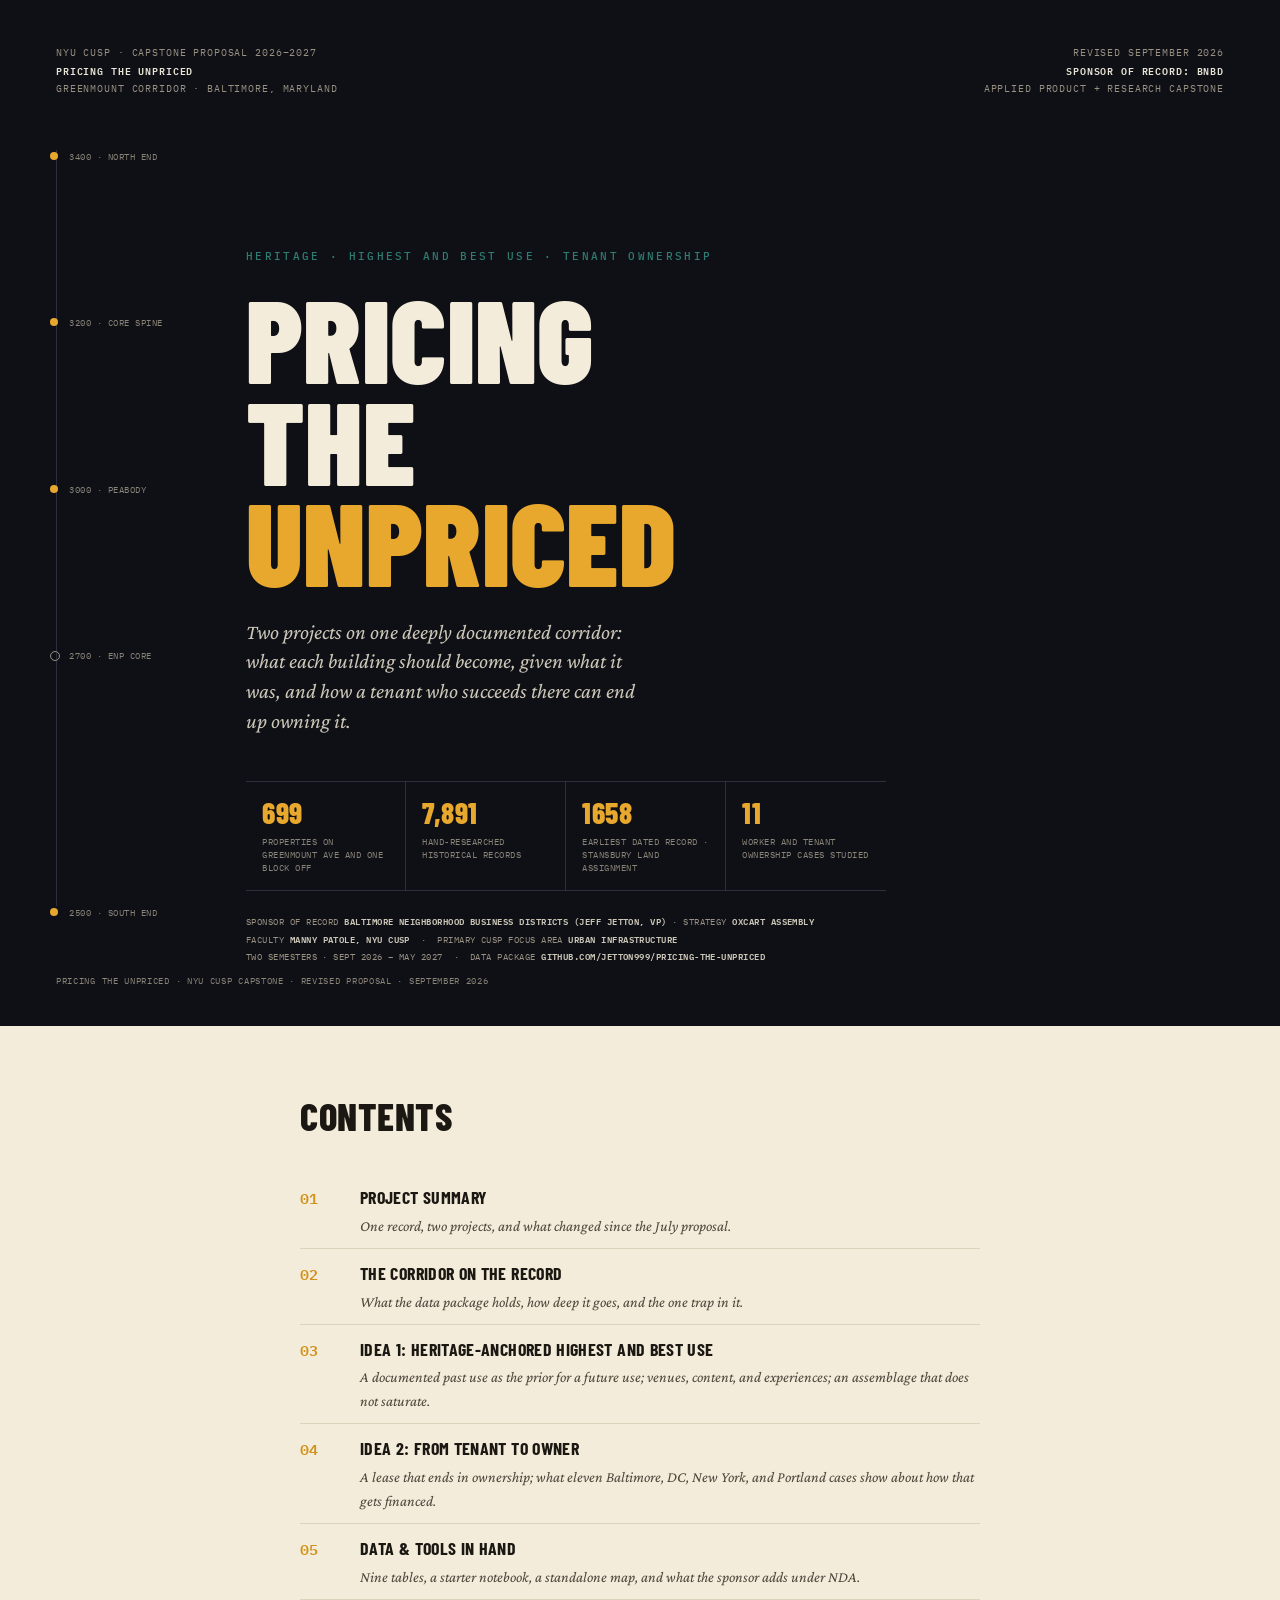
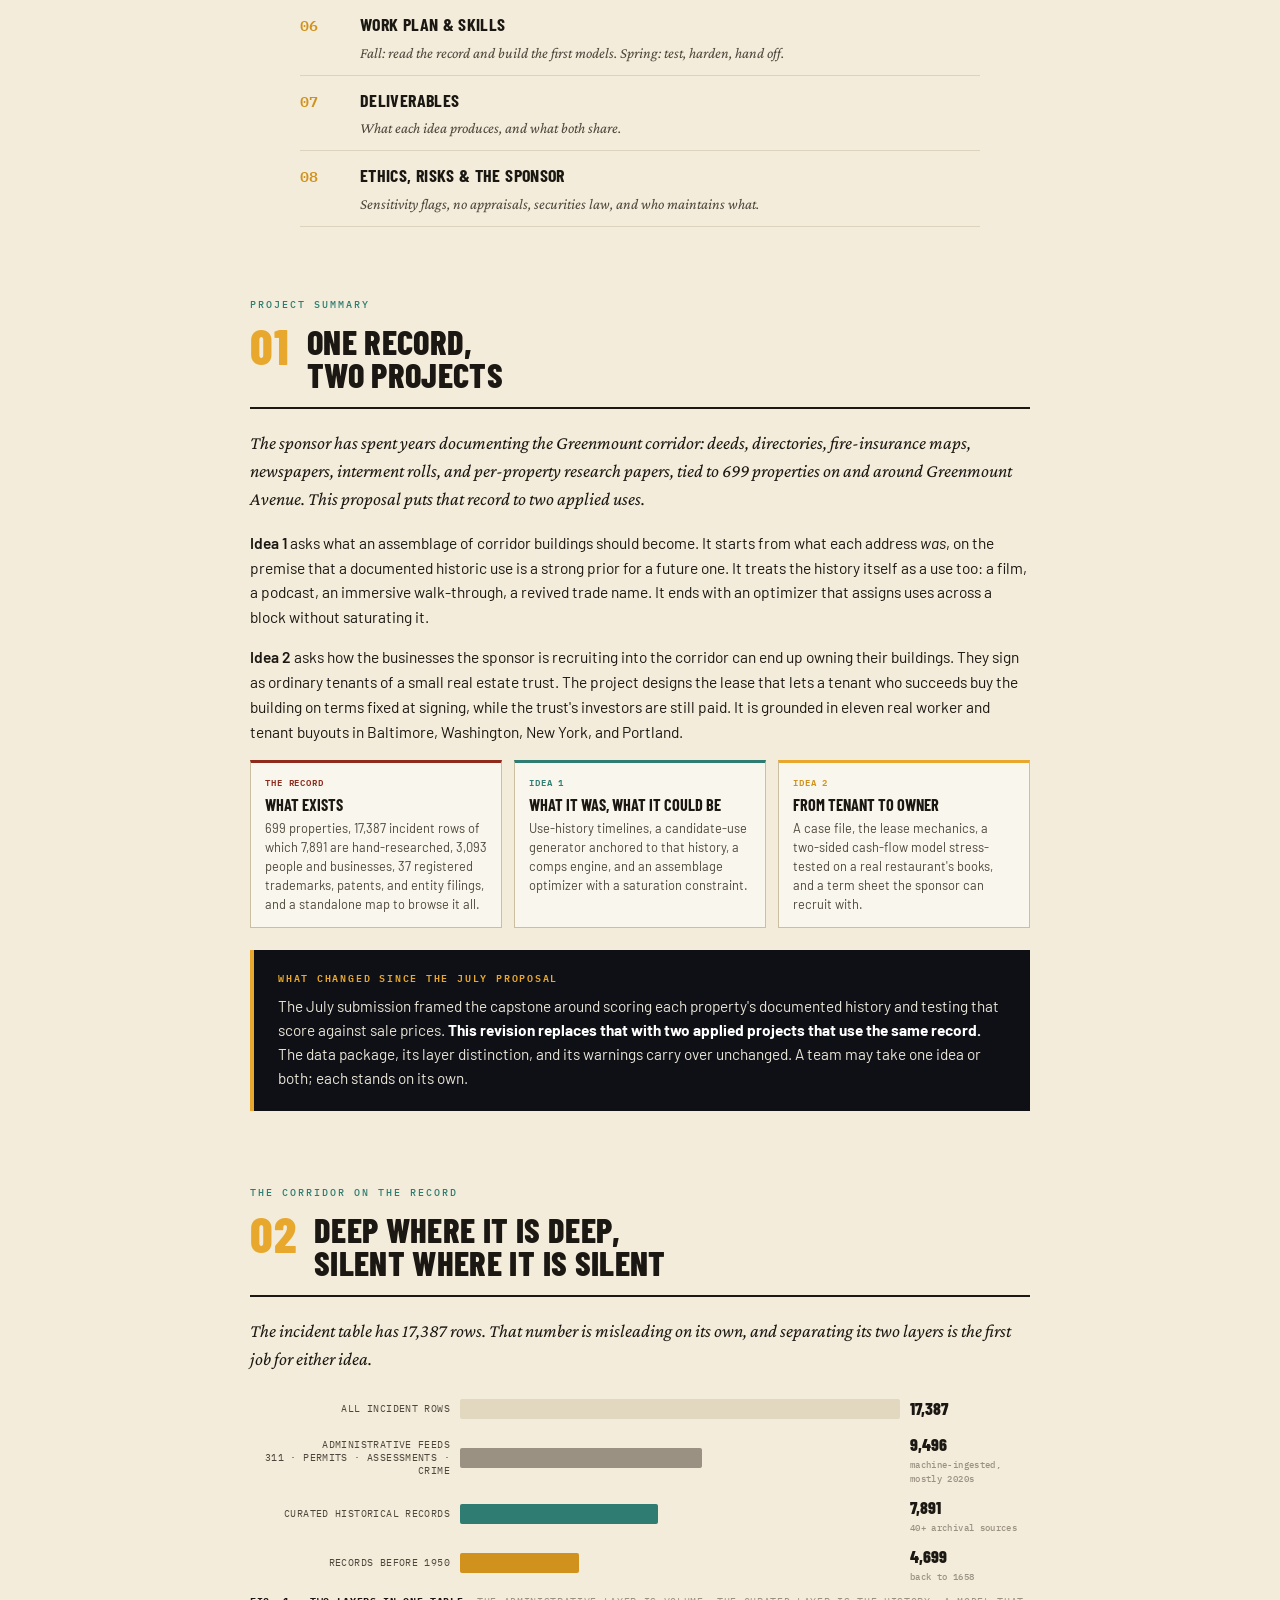
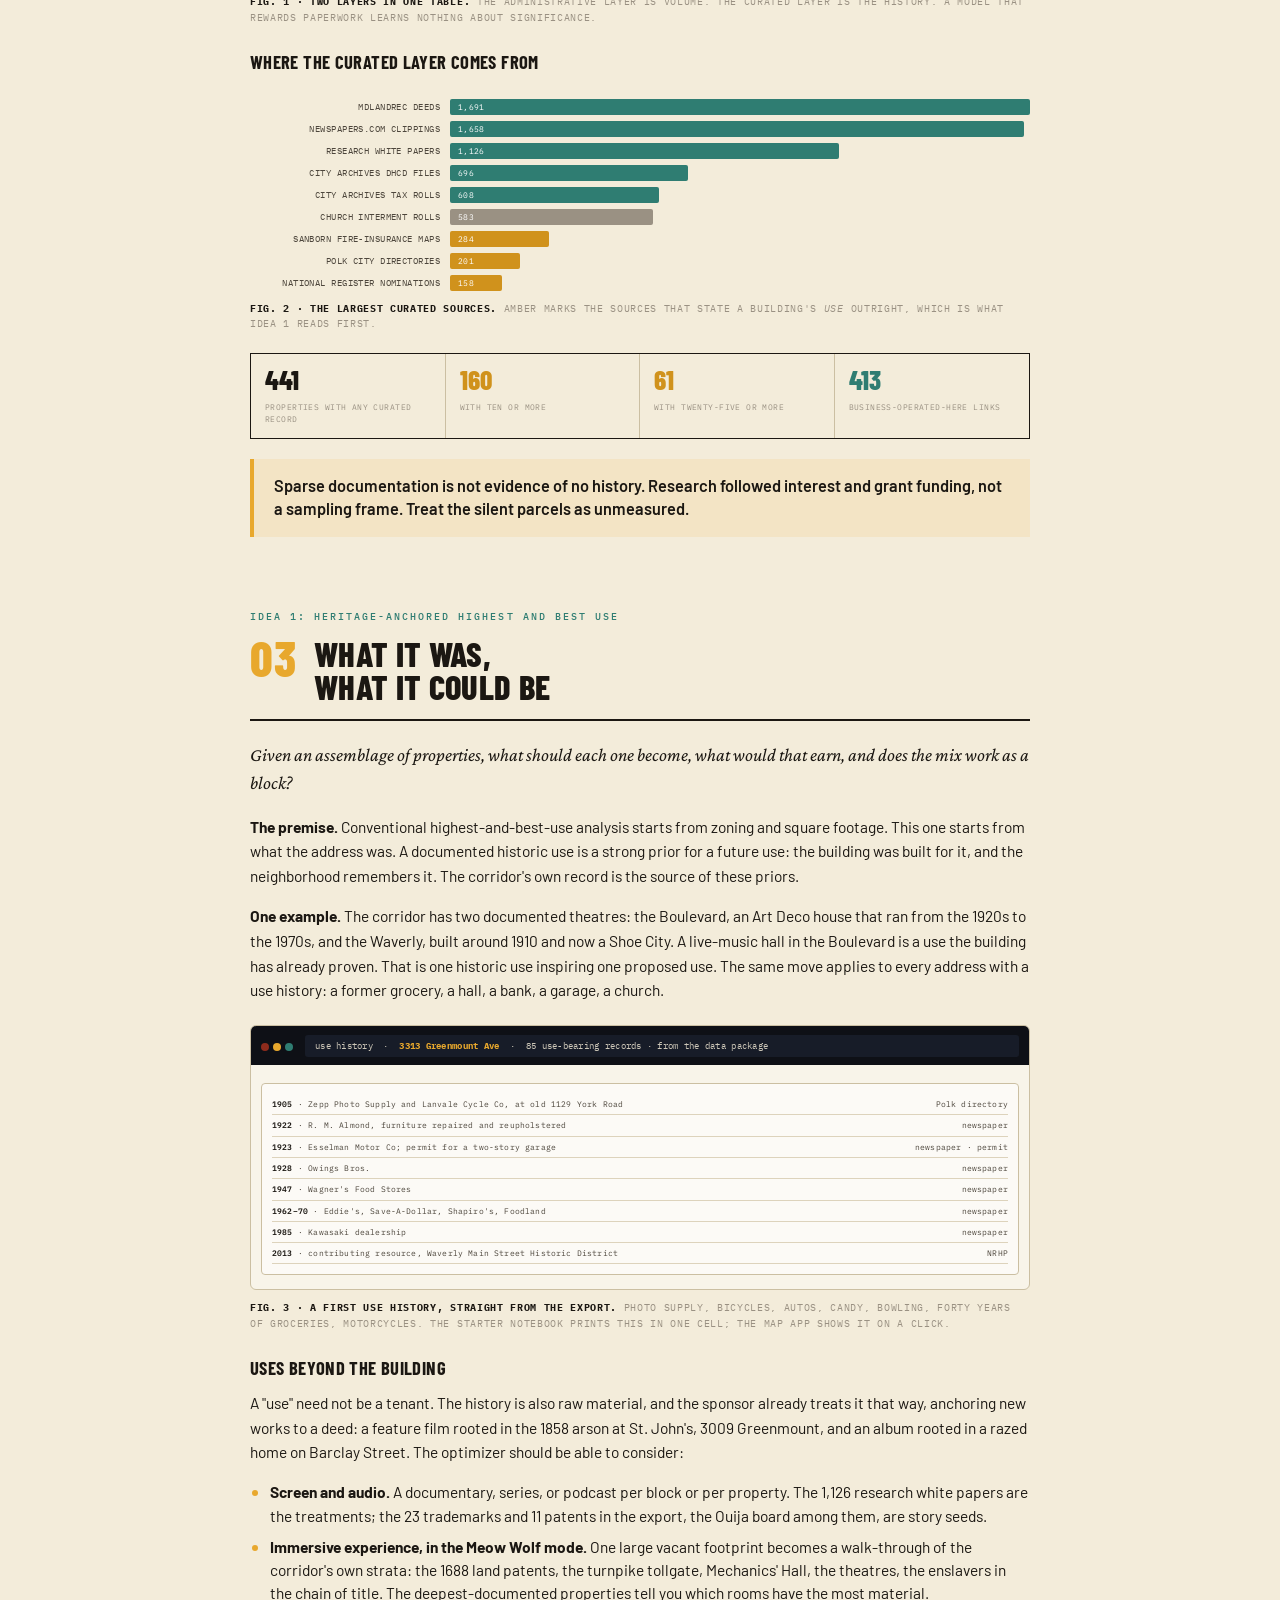
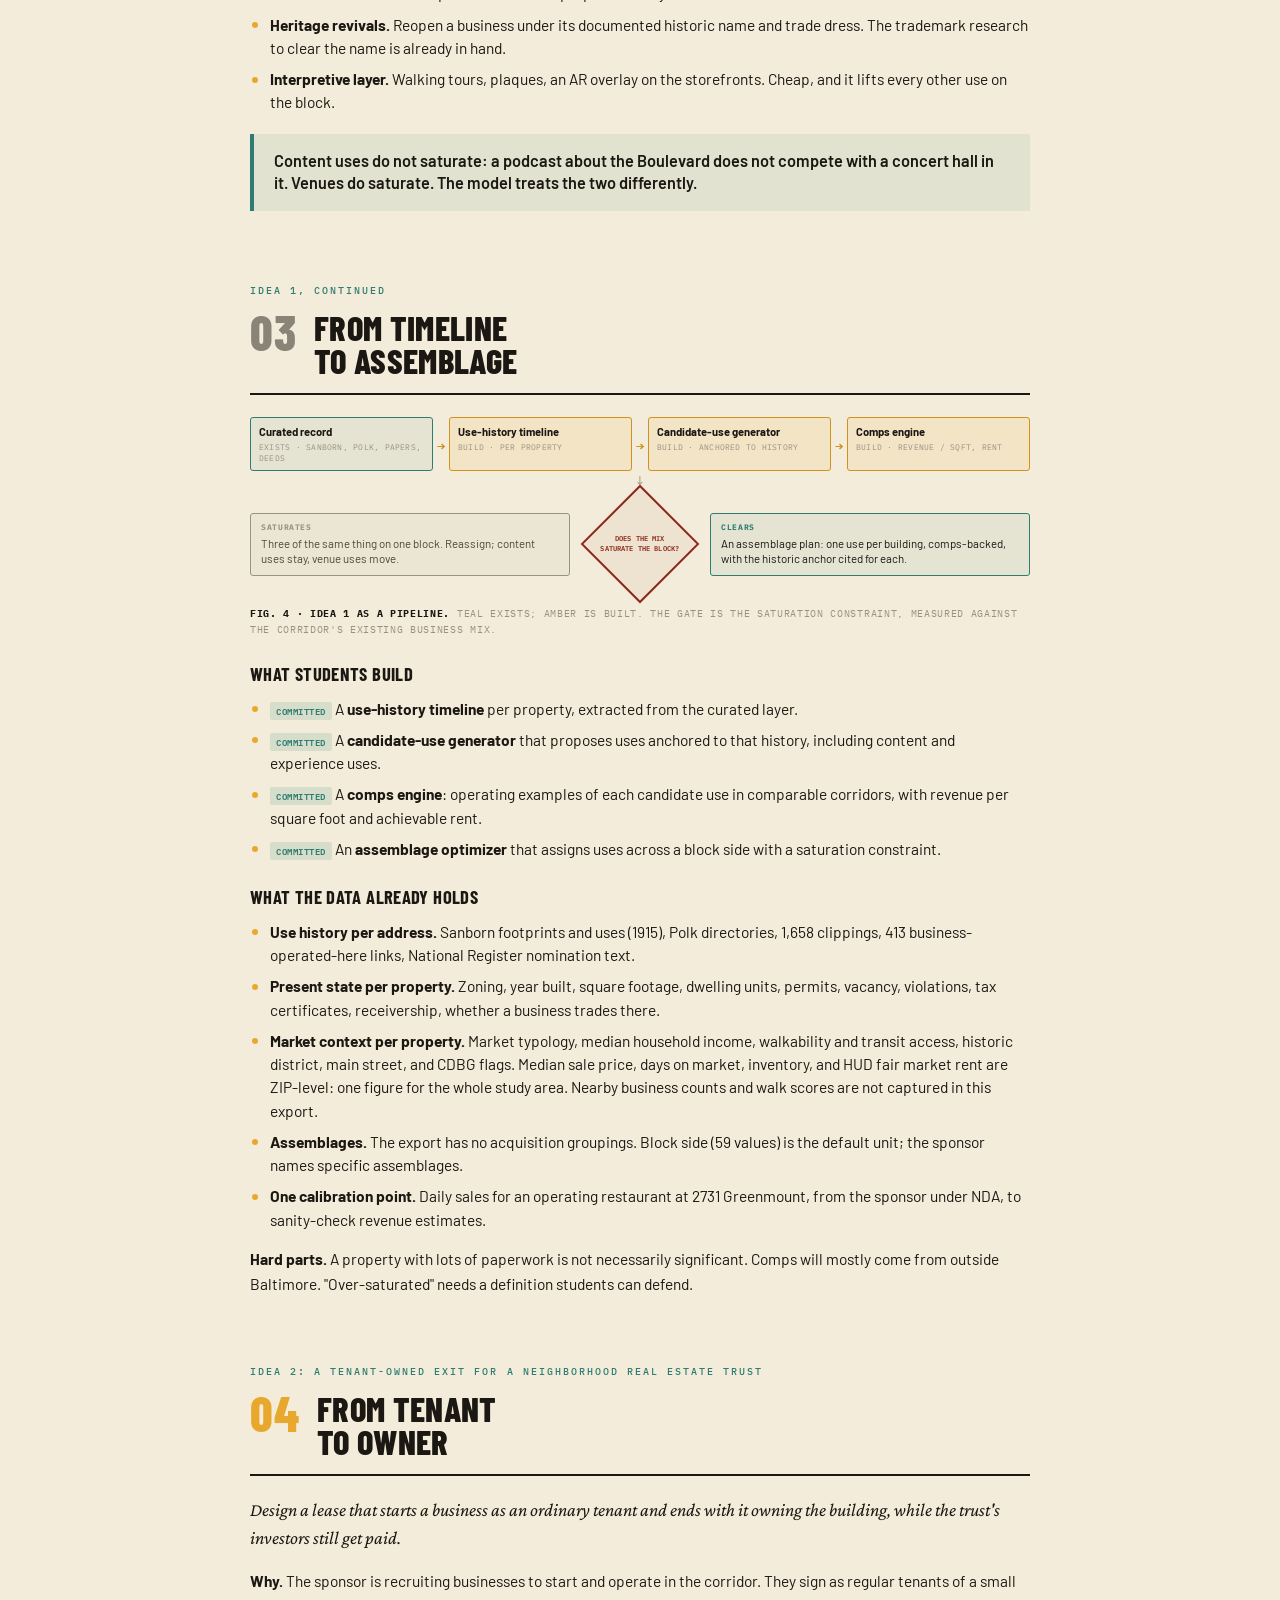
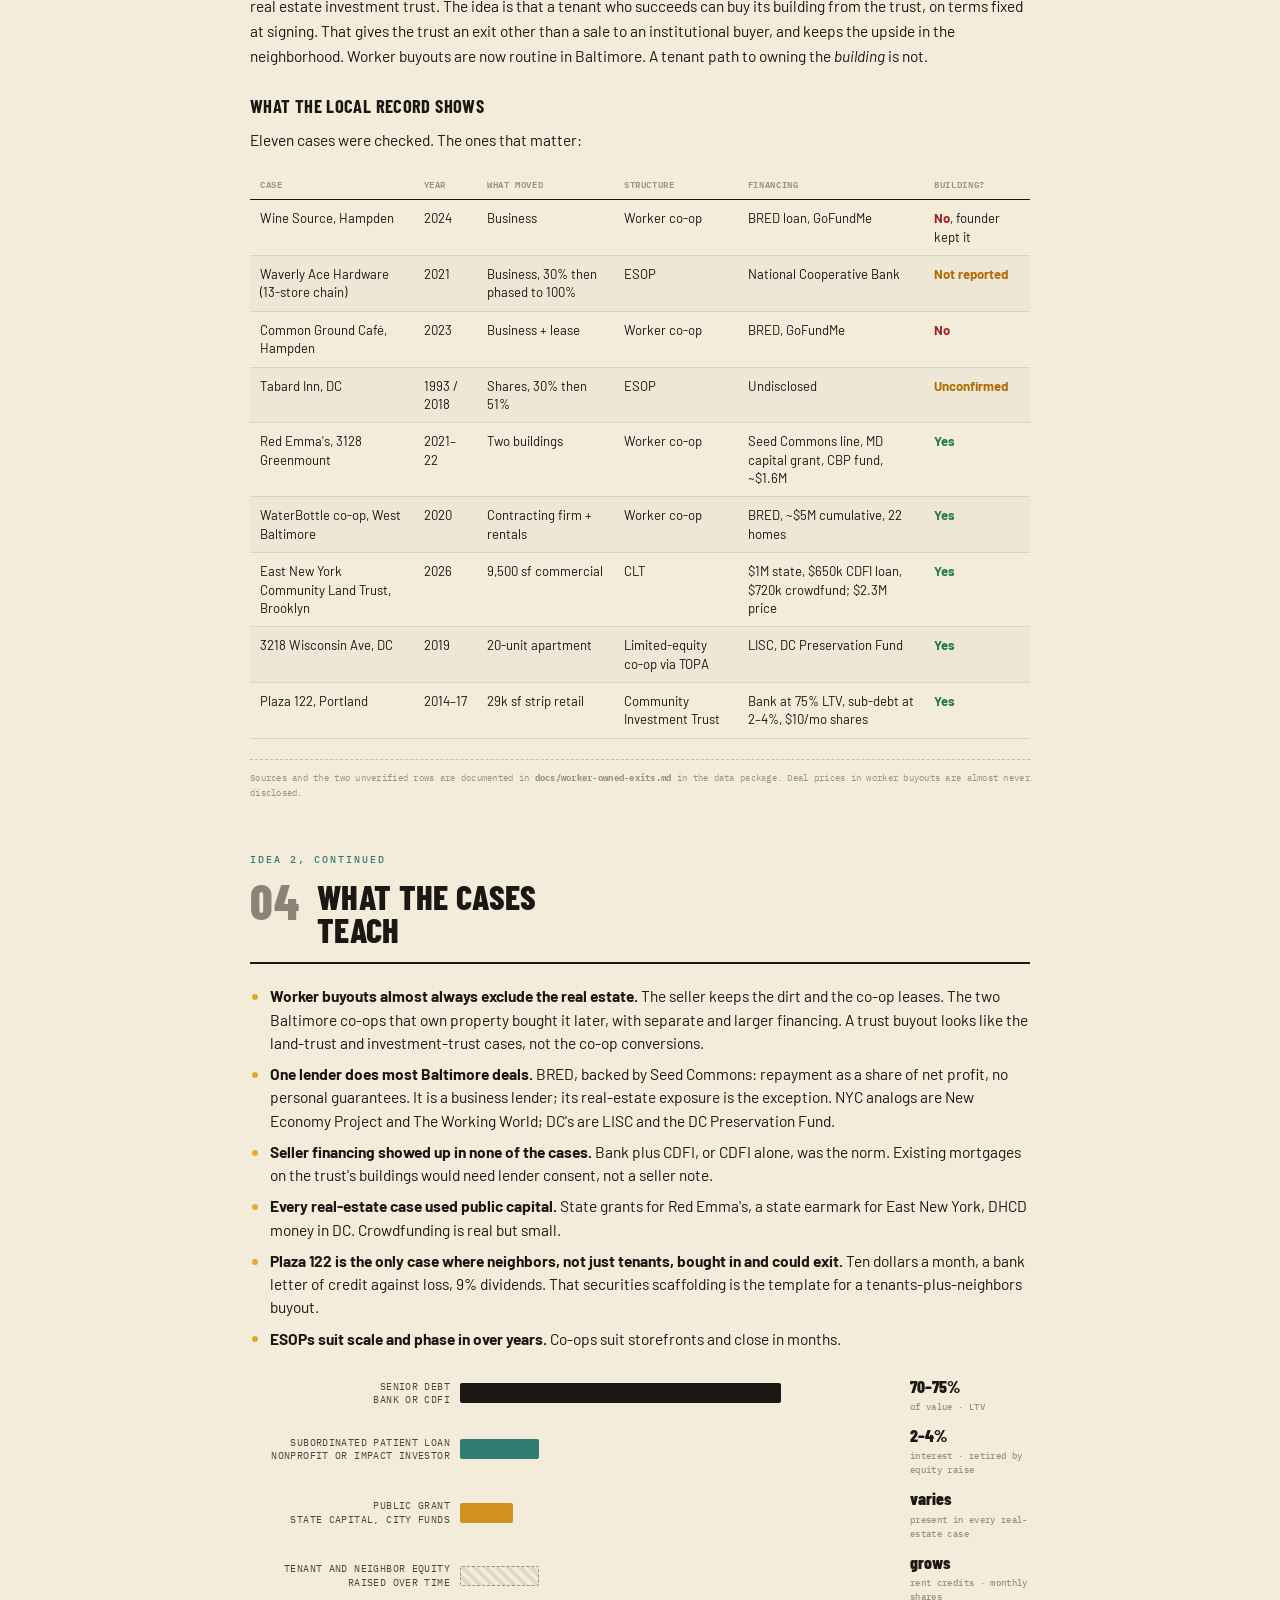
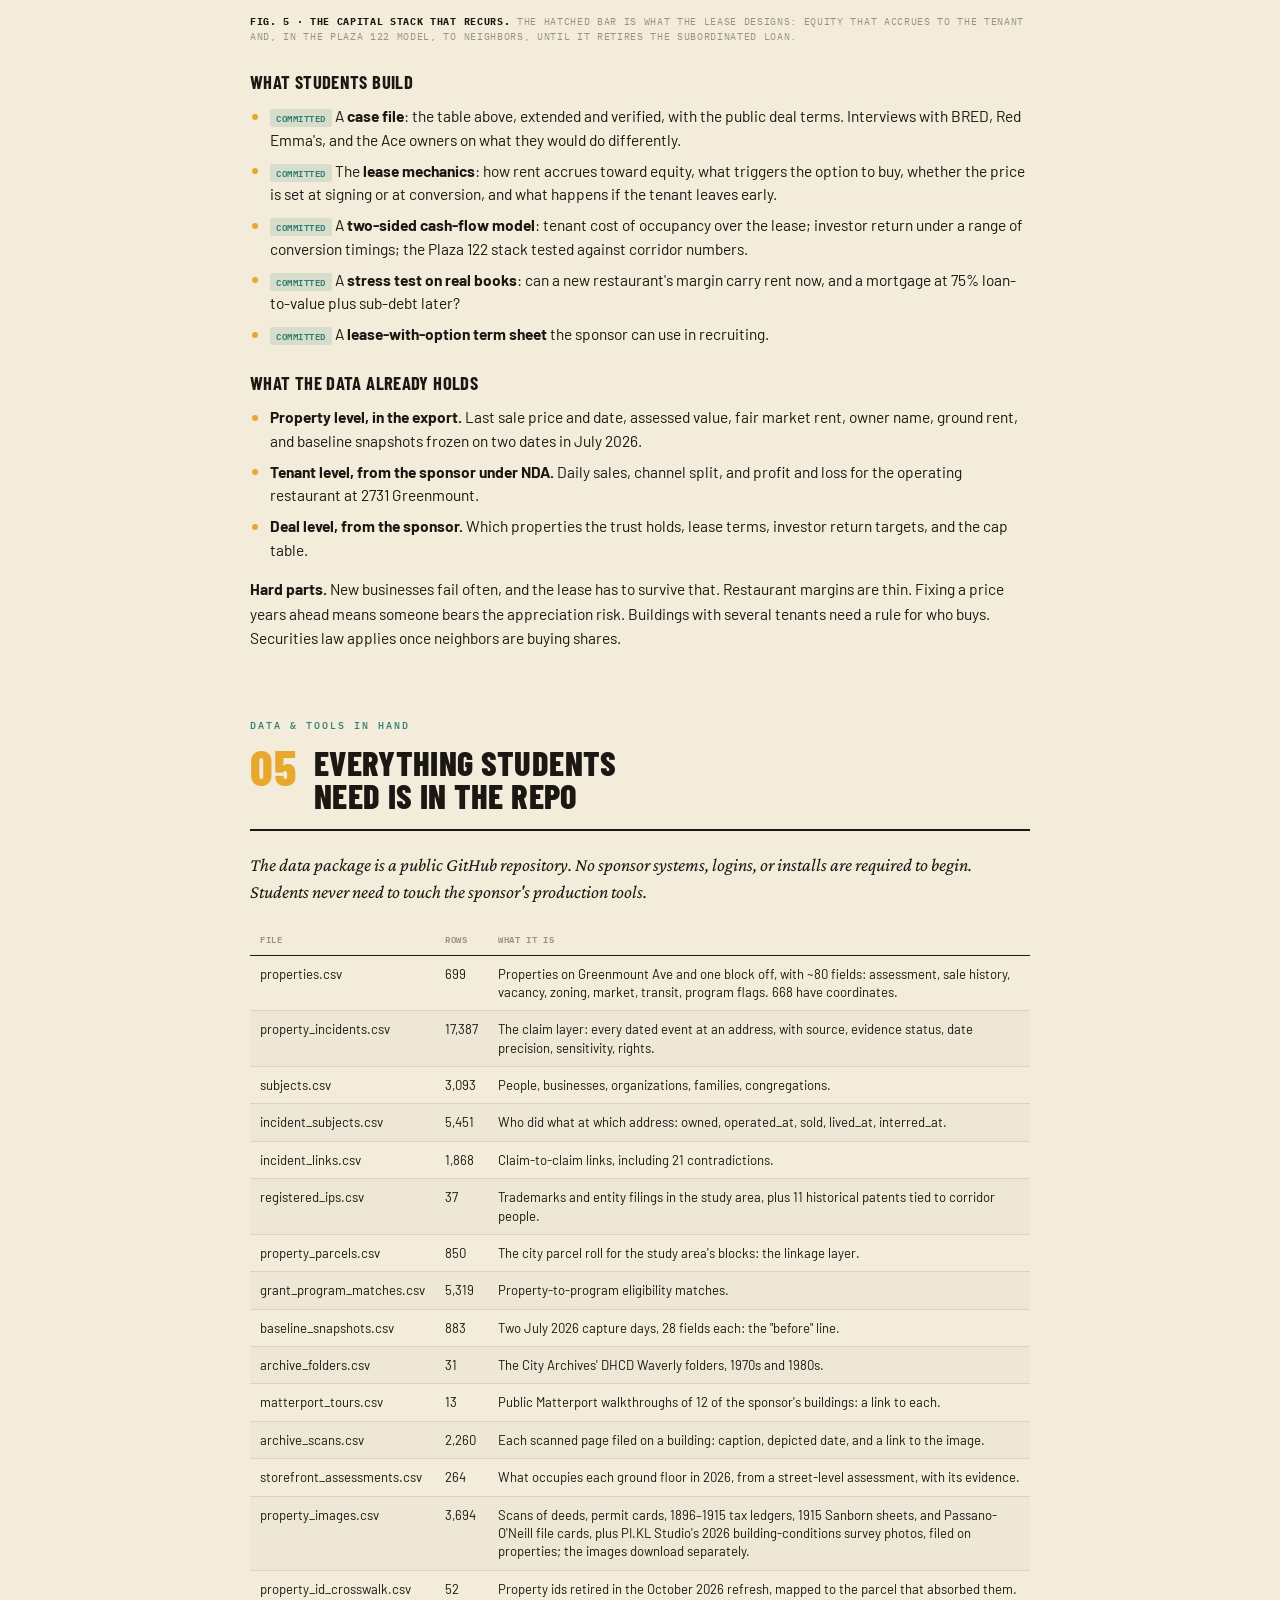
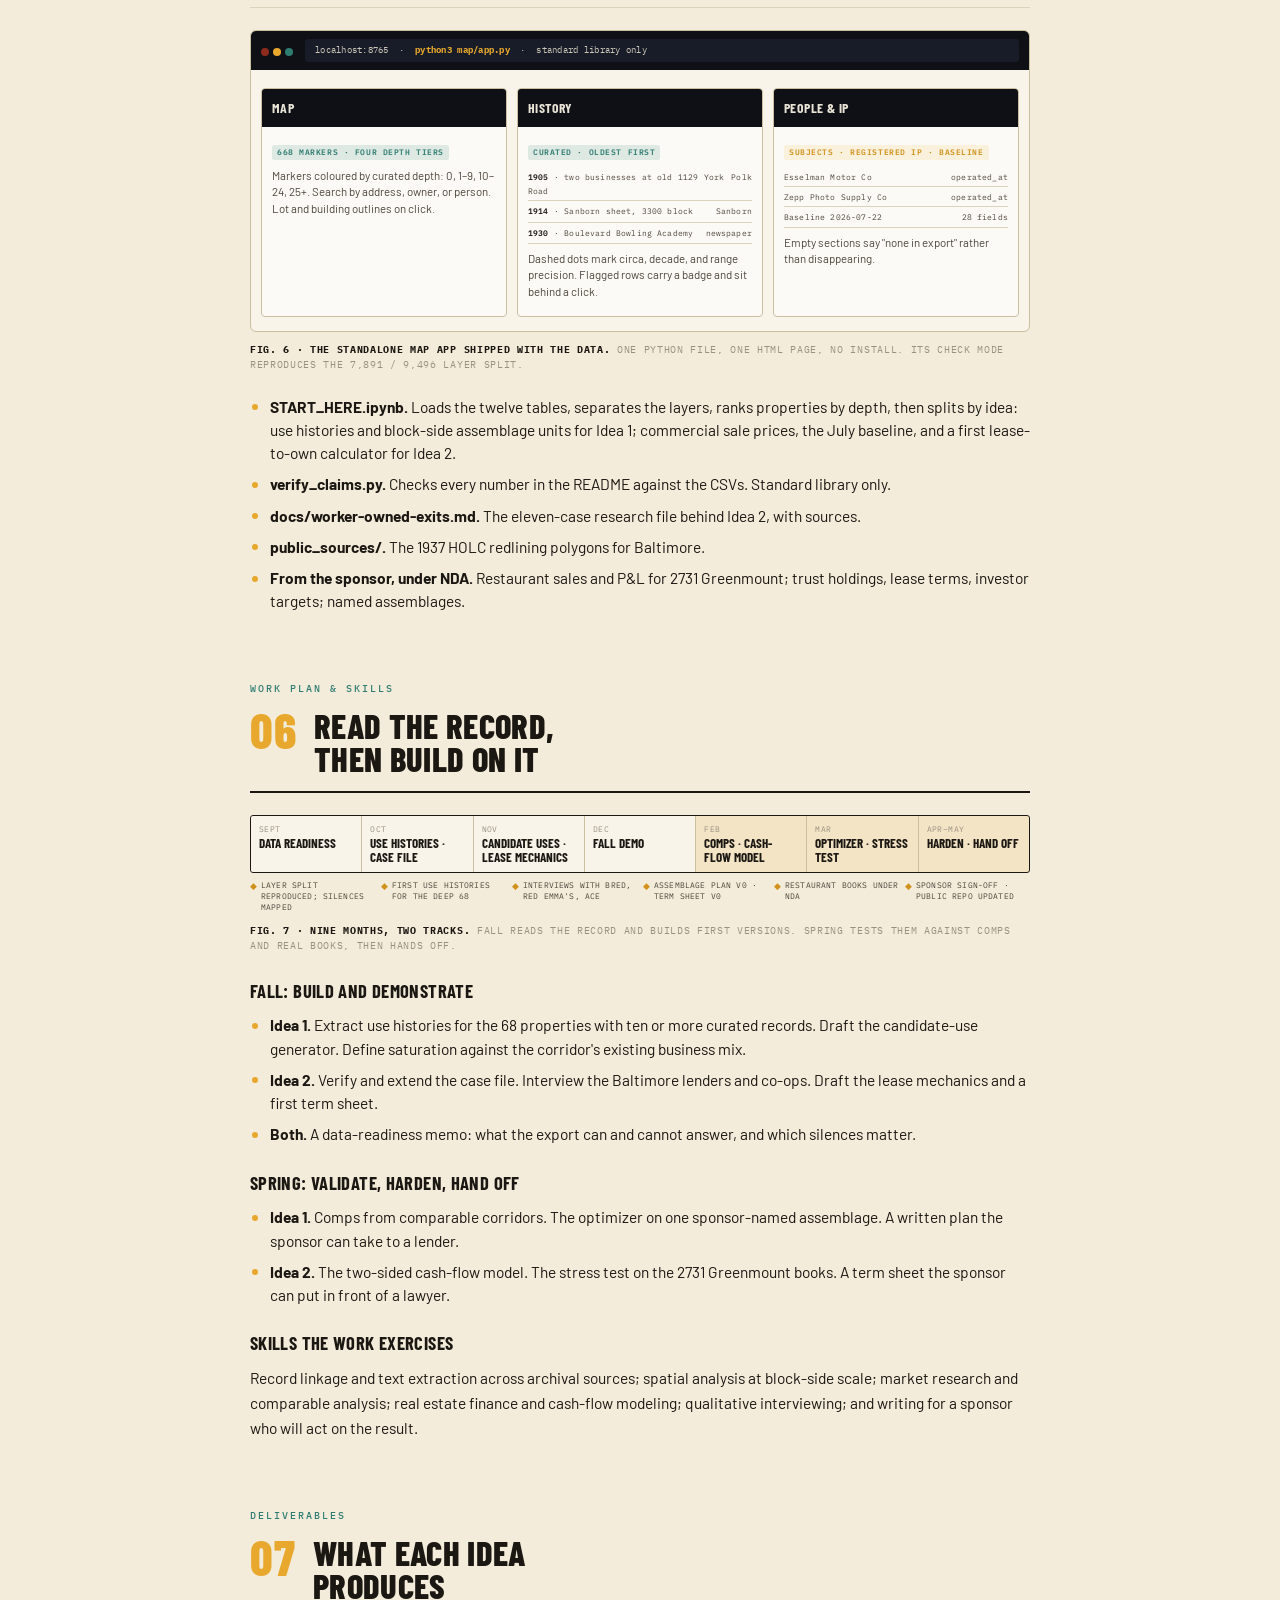
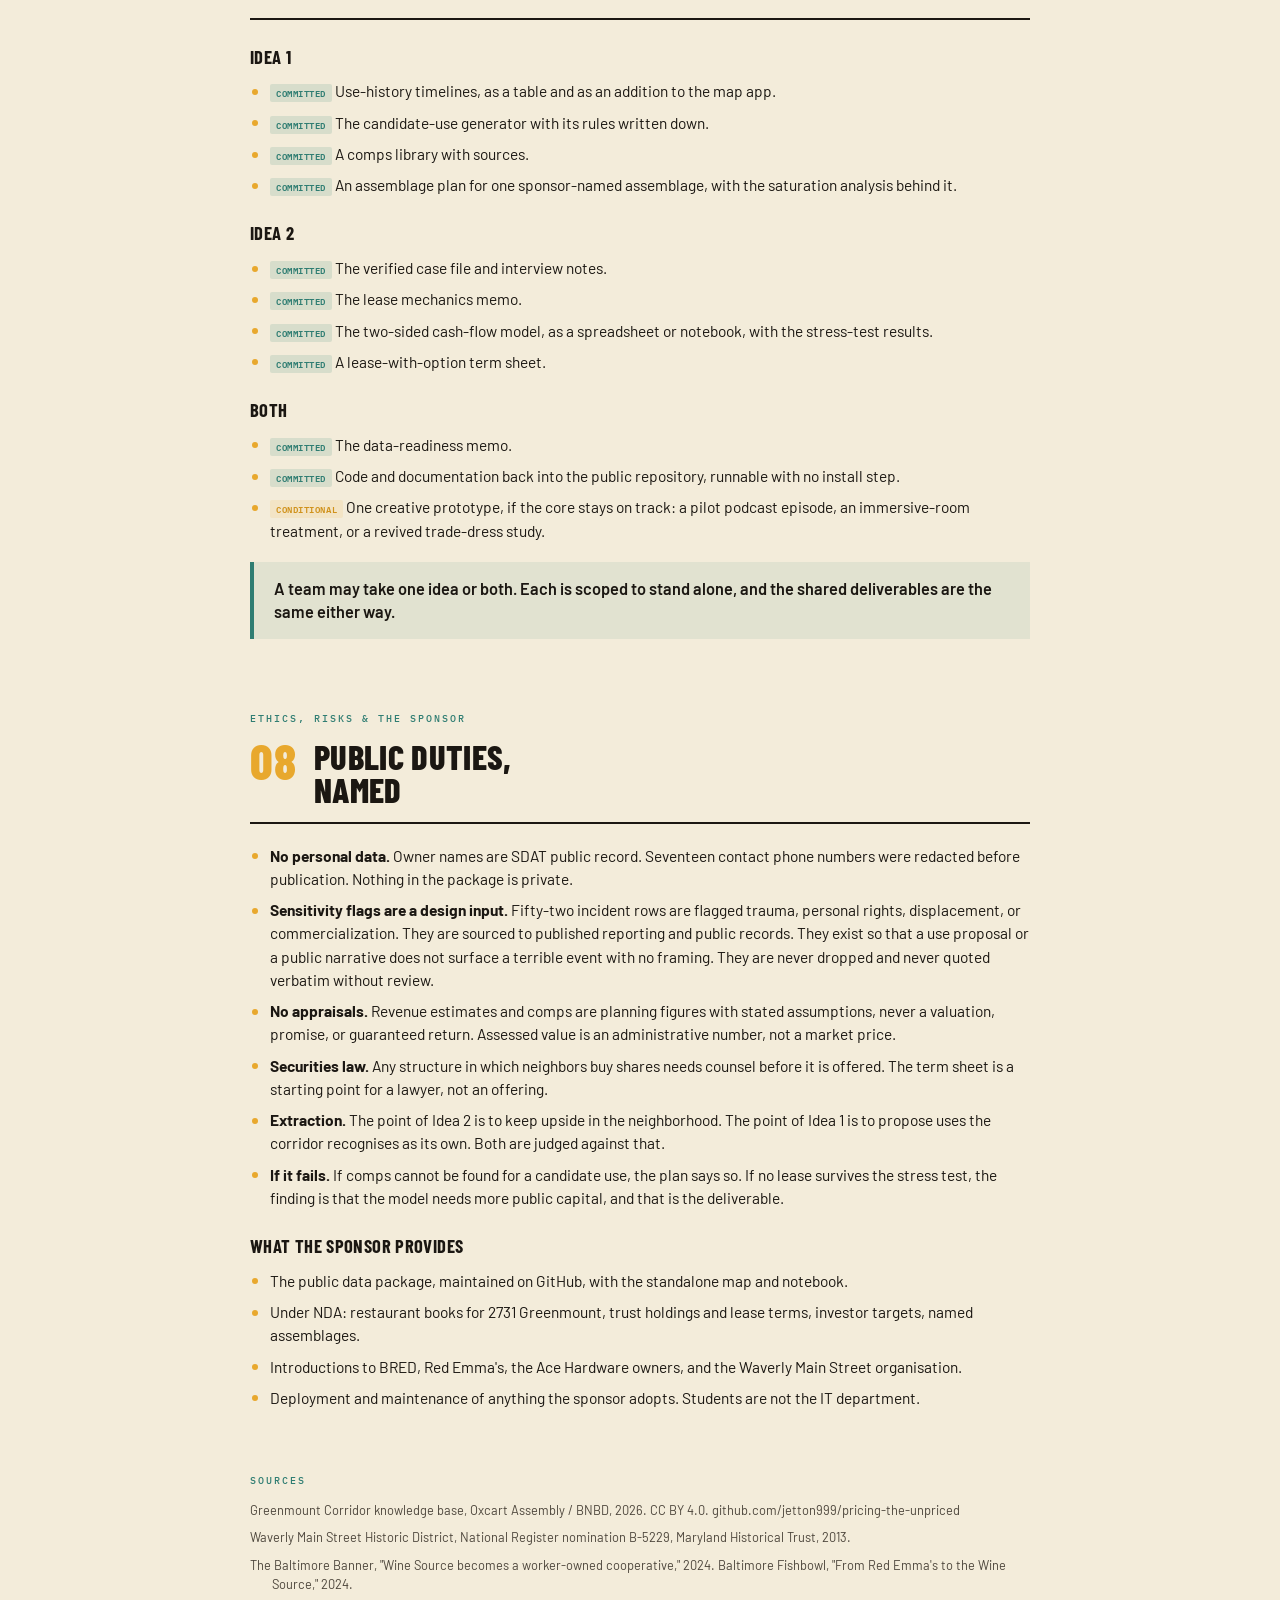
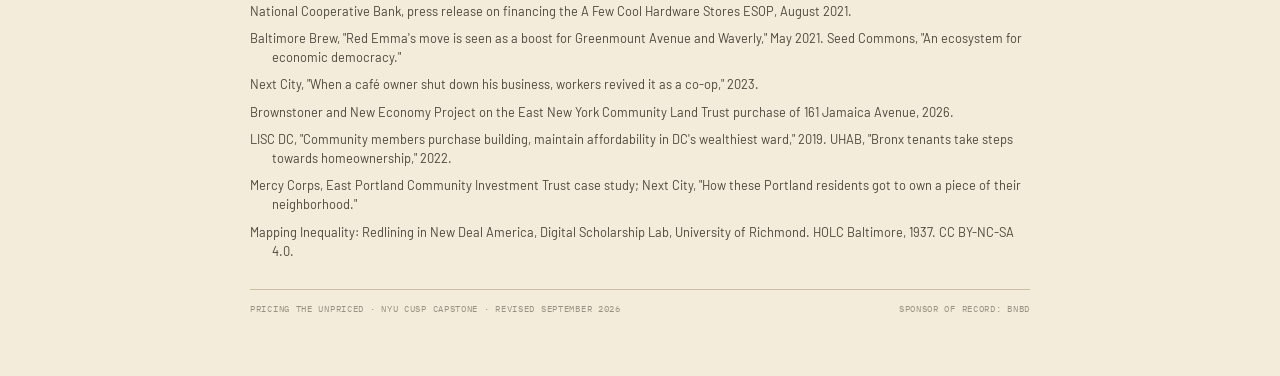
<file: site/index.html>
<!doctype html>
<html lang="en">
<head>
<meta charset="utf-8">
<meta name="viewport" content="width=device-width,initial-scale=1">
<title>Pricing the Unpriced: NYU CUSP Capstone Proposal, revised September 2026</title>
<style>
@import url('https://fonts.googleapis.com/css2?family=Barlow:ital,wght@0,400;0,500;0,600;0,700;1,400&family=Barlow+Condensed:wght@500;600;700;800;900&family=Crimson+Pro:ital,wght@0,400;0,600;1,400;1,600&family=IBM+Plex+Mono:wght@400;500;600&display=swap');

:root{
  --dark:#0e1016; --dark-2:#171c28;
  --cream:#f3ecda; --cream-2:#ebe3ce; --cream-3:#e2d8bf;
  --ink:#1b1712; --ink-2:#4d463c;
  --amber:#e8a82d; --amber-soft:#d0921c; --amber-dim:rgba(232,168,45,.12);
  --teal:#2f7d72; --oxblood:#8e2b1c;
  --stone:#9a9183; --stone-light:#8a8377;
  --rule:#cbbfa2; --rule-2:#ddd3bc; --rule-dark:#2a3040;
  --disp:'Barlow Condensed','Oswald','Arial Narrow',sans-serif;
  --body:'Crimson Pro',Georgia,'Times New Roman',serif;
  --sans:'Barlow',system-ui,-apple-system,sans-serif;
  --mono:'IBM Plex Mono','SF Mono',ui-monospace,monospace;
}
*{box-sizing:border-box}
html{-webkit-text-size-adjust:100%}
body{margin:0;background:var(--cream);color:var(--ink);font-family:var(--sans);font-size:15.5px;line-height:1.6;-webkit-font-smoothing:antialiased;text-rendering:optimizeLegibility;}
.mono{font-family:var(--mono);text-transform:uppercase;letter-spacing:.14em;font-size:.62rem;color:var(--stone);font-weight:500;}
em{font-style:italic}
strong{font-weight:600}
p{margin:0 0 .95rem}

/* ---------- COVER ---------- */
.cover{background:var(--dark);color:#e9e4d6;min-height:100vh;position:relative;overflow:hidden;padding:44px 56px 60px;}
.cover .top{display:flex;justify-content:space-between;font-family:var(--mono);font-size:.6rem;letter-spacing:.09em;text-transform:uppercase;color:var(--stone);line-height:1.85;}
.cover .top .r{text-align:right}
.cover .top b{color:#e9e4d6;font-weight:600}
.rail{position:absolute;left:56px;top:150px;bottom:120px;width:1px;background:var(--rule-dark);}
.rail .node{position:absolute;left:-3px;font-family:var(--mono);font-size:.55rem;letter-spacing:.06em;color:var(--stone-light);white-space:nowrap;}
.rail .node::before{content:"";position:absolute;left:-3px;top:2px;width:8px;height:8px;border-radius:50%;background:var(--amber);}
.rail .node.hollow::before{background:transparent;border:1.5px solid var(--stone);}
.rail .node span{margin-left:16px}
.cover .body{max-width:640px;margin-left:190px;padding-top:150px;}
.cover .eyebrow{font-family:var(--mono);text-transform:uppercase;letter-spacing:.22em;font-size:.66rem;color:var(--teal);font-weight:500;margin-bottom:22px;}
.cover h1{font-family:var(--disp);font-weight:900;text-transform:uppercase;line-height:.86;letter-spacing:.4px;font-size:clamp(58px,10vw,118px);margin:0;color:#f3ecda;}
.cover h1 .b{color:var(--amber);display:block;}
.cover .dek{font-family:var(--body);font-style:italic;font-size:1.32rem;line-height:1.42;color:#cdc7b8;max-width:34ch;margin:26px 0 0;}
.statband{display:grid;grid-template-columns:repeat(4,1fr);gap:0;margin-top:44px;border-top:1px solid var(--rule-dark);border-bottom:1px solid var(--rule-dark);}
.statband .s{padding:16px 16px 15px;border-right:1px solid var(--rule-dark);}
.statband .s:last-child{border-right:0}
.statband .n{font-family:var(--disp);font-weight:800;font-size:1.85rem;color:var(--amber);line-height:1;letter-spacing:.5px;}
.statband .l{font-family:var(--mono);text-transform:uppercase;letter-spacing:.06em;font-size:.54rem;color:var(--stone-light);margin-top:8px;line-height:1.5;}
.cover .meta{font-family:var(--mono);font-size:.58rem;letter-spacing:.05em;color:var(--stone);text-transform:uppercase;margin-top:22px;line-height:1.9;}
.cover .meta b{color:#cdc7b8;font-weight:600}
.cover .foot{position:absolute;left:56px;bottom:38px;font-family:var(--mono);font-size:.54rem;letter-spacing:.08em;color:var(--stone-light);text-transform:uppercase;}

/* ---------- CONTENTS ---------- */
.contents{max-width:760px;margin:0 auto;padding:60px 40px 30px;}
.contents h2{font-family:var(--disp);font-weight:800;text-transform:uppercase;font-size:2.4rem;letter-spacing:.5px;margin:0 0 26px;}
.toc-row{display:grid;grid-template-columns:44px 1fr;gap:16px;padding:10px 0;border-bottom:1px solid var(--rule-2);align-items:baseline;}
.toc-row .n{font-family:var(--mono);font-weight:600;color:var(--amber-soft);font-size:.95rem;}
.toc-row .t{font-family:var(--disp);font-weight:700;text-transform:uppercase;letter-spacing:.02em;font-size:1.12rem;color:var(--ink);}
.toc-row .d{font-family:var(--body);font-style:italic;color:var(--ink-2);font-size:.94rem;margin-top:2px;}

/* ---------- SECTIONS ---------- */
.doc{max-width:820px;margin:0 auto;padding:0 20px;}
.section{padding:40px 0 12px 0;position:relative;}
.section .marker{display:none;font-family:var(--mono);font-size:.55rem;letter-spacing:.08em;color:var(--stone);text-transform:uppercase;}
.head .num.cont{color:var(--stone-light);}
.pfoot{display:none;}
.eyebrow{font-family:var(--mono);text-transform:uppercase;letter-spacing:.2em;font-size:.63rem;color:var(--teal);font-weight:500;margin-bottom:12px;}
.head{display:flex;align-items:flex-start;gap:18px;margin-bottom:16px;}
.head .num{font-family:var(--disp);font-weight:800;font-size:3.1rem;color:var(--amber);line-height:.82;letter-spacing:.5px;}
.head h2{font-family:var(--disp);font-weight:800;text-transform:uppercase;letter-spacing:.01em;font-size:2.15rem;line-height:.96;margin:0;color:var(--ink);text-wrap:balance;}
.head.h2b{margin-top:34px}
.ruleline{height:2px;background:var(--ink);margin:0 0 20px;}
.dek{font-family:var(--body);font-style:italic;font-size:1.16rem;line-height:1.5;color:var(--ink);margin:0 0 18px;}
h3.sub{font-family:var(--disp);font-weight:700;text-transform:uppercase;letter-spacing:.02em;font-size:1.16rem;color:var(--ink);margin:22px 0 8px;}
ul{margin:0 0 1rem;padding-left:0;list-style:none}
ul li{position:relative;padding-left:20px;margin-bottom:.5rem;line-height:1.5;}
ul li::before{content:"";position:absolute;left:2px;top:.62em;width:6px;height:6px;background:var(--amber);border-radius:50%;}
.runin{font-family:var(--sans);font-weight:700;color:var(--ink);}

/* tier tags */
.tag{font-family:var(--mono);font-size:.58rem;text-transform:uppercase;letter-spacing:.06em;font-weight:600;padding:1px 6px;border-radius:2px;white-space:nowrap;}
.tag.c{background:rgba(47,125,114,.14);color:var(--teal);}
.tag.x{background:var(--amber-dim);color:var(--amber-soft);}
.tag.l{background:rgba(0,0,0,.06);color:var(--stone);}
.tag.bad{background:rgba(163,32,32,.1);color:#a32020;}
.ok{color:#1f7a3d;font-weight:700}
.warn{color:#b26a00;font-weight:700}
.bad{color:#a32020;font-weight:700}

/* scope box */
.scopebox{background:var(--dark);color:#e9e4d6;padding:20px 24px;margin:22px 0;border-left:4px solid var(--amber);}
.scopebox .sb-title{font-family:var(--mono);text-transform:uppercase;letter-spacing:.18em;font-size:.62rem;color:var(--amber);font-weight:600;margin-bottom:10px;}
.scopebox p{margin:0;font-family:var(--sans);font-size:.96rem;line-height:1.55;color:#e9e4d6;}
.scopebox b{color:#fff}

/* callout */
.callout{background:var(--amber-dim);border-left:4px solid var(--amber);padding:16px 20px;margin:20px 0;}
.callout p{margin:0;font-family:var(--sans);font-weight:600;font-size:1.02rem;line-height:1.4;color:var(--ink);}
.callout.teal{background:rgba(47,125,114,.09);border-left-color:var(--teal);}

/* equation box */
.eq{background:var(--cream-2);border-left:4px solid var(--teal);padding:14px 18px;margin:14px 0 18px;font-family:var(--body);font-size:1.06rem;color:var(--ink);}
.eq .n{float:right;font-family:var(--mono);font-size:.56rem;letter-spacing:.06em;color:var(--stone);text-transform:uppercase;margin-top:4px;}
.eq i{font-style:italic}
.eq .op{color:var(--oxblood);font-weight:700}

/* tables */
.tbl-wrap{overflow-x:auto;margin:16px 0 20px;}
table{width:100%;border-collapse:collapse;font-family:var(--sans);font-size:.82rem;color:var(--ink);}
th{font-family:var(--mono);text-transform:uppercase;letter-spacing:.07em;font-size:.56rem;color:var(--stone);text-align:left;font-weight:600;border-bottom:1.5px solid var(--ink);padding:8px 10px;}
td{padding:9px 10px;border-bottom:1px solid var(--rule-2);vertical-align:top;line-height:1.4;}
tr:nth-child(even) td{background:rgba(0,0,0,.018)}

/* ---------- VISUALS ---------- */
figure.viz{margin:22px 0;padding:0;}
.viz figcaption{font-family:var(--mono);font-size:.6rem;letter-spacing:.07em;color:var(--stone);text-transform:uppercase;margin-top:10px;}
.viz figcaption b{color:var(--ink)}

/* V1 nested scale */
.nest .row{display:grid;grid-template-columns:200px 1fr 120px;align-items:center;gap:10px;margin-bottom:7px;}
.nest .lb{font-family:var(--mono);font-size:.6rem;letter-spacing:.04em;text-transform:uppercase;color:var(--ink-2);text-align:right;line-height:1.4;}
.nest .bar{height:20px;border-radius:2px;}
.nest .val{font-family:var(--disp);font-weight:800;font-size:1.1rem;color:var(--ink);}
.nest .val small{font-family:var(--mono);font-size:.55rem;color:var(--stone);display:block;font-weight:500;letter-spacing:.04em}

/* V2 architecture */
.arch{display:flex;flex-wrap:wrap;gap:6px;align-items:stretch;margin:8px 0 4px;}
.arch .stage{flex:1 1 100px;min-width:96px;border:1.5px solid var(--rule);border-radius:3px;padding:8px 9px;position:relative;background:#fff8;}
.arch .stage.exists{border-color:var(--teal);background:rgba(47,125,114,.07);}
.arch .stage.build{border-color:var(--amber-soft);background:var(--amber-dim);}
.arch .stage .st{font-family:var(--sans);font-weight:700;font-size:.74rem;line-height:1.25;color:var(--ink);}
.arch .stage .sd{font-family:var(--mono);font-size:.52rem;letter-spacing:.03em;color:var(--stone);text-transform:uppercase;margin-top:4px;line-height:1.4;}
.arch-legend{display:flex;gap:18px;margin-top:8px;font-family:var(--mono);font-size:.56rem;letter-spacing:.06em;text-transform:uppercase;color:var(--stone);}
.arch-legend .sw{display:inline-block;width:10px;height:10px;border-radius:2px;margin-right:5px;vertical-align:-1px;}

/* V3 pilot mockup */
.mock{display:grid;grid-template-columns:repeat(3,1fr);gap:10px;margin:8px 0 4px;}
.mock .panel{border:1.5px solid var(--rule);border-radius:4px;background:#fff9;overflow:hidden;}
.mock .ph{background:var(--dark);color:#e9e4d6;padding:8px 10px;font-family:var(--disp);font-weight:700;text-transform:uppercase;font-size:.86rem;letter-spacing:.03em;}
.mock .pb{padding:10px;}
.mock .line{font-family:var(--sans);font-size:.72rem;line-height:1.45;color:var(--ink-2);margin-bottom:6px;}
.mock .line b{color:var(--ink)}
.mock .badge{display:inline-block;font-family:var(--mono);font-size:.5rem;letter-spacing:.07em;text-transform:uppercase;font-weight:600;padding:1px 5px;border-radius:2px;margin-bottom:7px;}
.mock .badge.fact{background:rgba(47,125,114,.14);color:var(--teal);}
.mock .badge.est{background:var(--amber-dim);color:var(--amber-soft);}
.mock .badge.scn{background:rgba(142,43,28,.1);color:var(--oxblood);}
@media(max-width:640px){.mock{grid-template-columns:1fr}}

/* stat band on cream */
.stat-cream{display:grid;grid-template-columns:repeat(4,1fr);border:1.5px solid var(--ink);margin:18px 0;}
.stat-cream .s{padding:12px 14px;border-right:1px solid var(--rule);}
.stat-cream .s:last-child{border-right:0}
.stat-cream .n{font-family:var(--disp);font-weight:800;font-size:1.7rem;line-height:1;color:var(--ink)}
.stat-cream .n.am{color:var(--amber-soft)} .stat-cream .n.te{color:var(--teal)}
.stat-cream .l{font-family:var(--mono);text-transform:uppercase;letter-spacing:.05em;font-size:.53rem;color:var(--stone);margin-top:7px;line-height:1.5;}
/* three-card row */
.cards3{display:grid;grid-template-columns:repeat(3,1fr);gap:12px;margin:16px 0;}
.cards3 .card{border:1.5px solid var(--rule);border-top:3px solid var(--oxblood);padding:12px 14px;background:#fff8;}
.cards3 .card:nth-child(2){border-top-color:var(--teal)} .cards3 .card:nth-child(3){border-top-color:var(--amber)}
.cards3 .ck{font-family:var(--mono);font-size:.55rem;letter-spacing:.1em;text-transform:uppercase;color:var(--oxblood);font-weight:600;margin-bottom:6px;}
.cards3 .card:nth-child(2) .ck{color:var(--teal)} .cards3 .card:nth-child(3) .ck{color:var(--amber-soft)}
.cards3 h4{font-family:var(--disp);font-weight:700;text-transform:uppercase;font-size:1.02rem;margin:0 0 6px;line-height:1.05;}
.cards3 p{font-family:var(--sans);font-size:.8rem;line-height:1.5;color:var(--ink-2);margin:0;}
@media(max-width:640px){.cards3{grid-template-columns:1fr}}
/* seam schematic */
.seam{margin:10px 0 4px;}
.seam .title{text-align:center;font-family:var(--disp);font-weight:700;text-transform:uppercase;font-size:.95rem;margin-bottom:10px;}
.seam .grid{display:grid;grid-template-columns:1fr 46px 1fr;gap:0;align-items:start;}
.seam .side{padding:8px 12px;}
.seam .side.w{text-align:right}
.seam .sh{font-family:var(--disp);font-weight:700;text-transform:uppercase;font-size:.92rem;}
.seam .sh.tw{color:var(--teal)} .seam .sh.te{color:var(--oxblood)}
.seam .sd{font-family:var(--mono);font-size:.53rem;letter-spacing:.05em;text-transform:uppercase;color:var(--stone);margin-top:3px;line-height:1.6}
.seam .spine{position:relative;display:flex;flex-direction:column;align-items:center;}
.seam .line{width:4px;background:var(--ink);min-height:230px;}
.seam .cap{font-family:var(--mono);font-size:.5rem;color:var(--stone);letter-spacing:.05em;padding:2px 0;}
.seam .node{position:absolute;top:46%;left:50%;transform:translate(-50%,-50%);width:12px;height:12px;border-radius:50%;background:var(--amber);border:2px solid var(--ink);}
.seam .chip{border:1.5px solid var(--oxblood);border-radius:3px;padding:5px 9px;margin:0 0 6px;background:#fff8;display:inline-block;text-align:left;}
.seam .chip.g{border-color:var(--teal)}
.seam .chip b{font-family:var(--sans);font-size:.72rem;display:block;}
.seam .chip .m{font-family:var(--mono);font-size:.52rem;color:var(--stone);letter-spacing:.04em;text-transform:uppercase;}
/* mini bars */
.minibar .row{display:grid;grid-template-columns:190px 1fr;gap:10px;align-items:center;margin-bottom:6px;}
.minibar .lb{font-family:var(--mono);font-size:.55rem;letter-spacing:.05em;text-transform:uppercase;color:var(--ink-2);text-align:right;line-height:1.4}
.minibar .bar{height:16px;border-radius:2px;position:relative;}
.minibar .bar span{position:absolute;left:8px;top:50%;transform:translateY(-50%);font-family:var(--mono);font-size:.52rem;letter-spacing:.04em;color:#fff;white-space:nowrap;text-transform:uppercase}
/* source note */
.srcnote{font-family:var(--mono);font-size:.56rem;line-height:1.7;letter-spacing:.03em;color:var(--stone);border-top:1px dashed var(--rule);margin-top:18px;padding-top:10px;}


/* pipeline flow + gate */
.flow{display:flex;align-items:stretch;flex-wrap:nowrap}
.flow .stage{flex:1;border:1.5px solid var(--amber-soft);background:var(--amber-dim);border-radius:3px;padding:7px 8px;min-width:0}
.flow .stage.exists{border-color:var(--teal);background:rgba(47,125,114,.07)}
.flow .stage .st{font-family:var(--sans);font-weight:700;font-size:.7rem;line-height:1.2;color:var(--ink)}
.flow .stage .sd{font-family:var(--mono);font-size:.48rem;letter-spacing:.03em;color:var(--stone);text-transform:uppercase;margin-top:3px;line-height:1.4}
.flow .arr{display:flex;align-items:center;padding:0 4px;font-family:var(--mono);color:var(--amber-soft);font-weight:600;font-size:.85rem}
.vdown{text-align:center;font-family:var(--mono);color:var(--stone);font-size:.8rem;line-height:1;margin:4px 0}
.gaterow{display:flex;align-items:center;justify-content:center;gap:10px;margin:2px 0}
.gate{width:84px;height:84px;flex:0 0 84px;transform:rotate(45deg);border:2px solid var(--oxblood);background:rgba(142,43,28,.05);display:flex;align-items:center;justify-content:center;margin:10px 18px}
.gate span{transform:rotate(-45deg);font-family:var(--mono);font-size:.43rem;font-weight:600;letter-spacing:.02em;text-align:center;color:var(--oxblood);width:100px;line-height:1.5}
.gout{flex:1;border-radius:3px;padding:8px 10px;font-family:var(--sans);font-size:.72rem;line-height:1.35;color:var(--ink)}
.gout b{display:block;font-family:var(--mono);font-size:.5rem;letter-spacing:.08em;text-transform:uppercase;margin-bottom:3px}
.gout.pass{border:1.5px solid var(--teal);background:rgba(47,125,114,.07)}
.gout.pass b{color:var(--teal)}
.gout.fail{border:1.5px solid var(--stone);background:rgba(0,0,0,.03);color:var(--ink-2)}
.gout.fail b{color:var(--stone)}
/* browser chrome */
.browser{border:1.5px solid var(--rule);border-radius:6px;overflow:hidden;background:#fff6}
.browser .bbar{display:flex;align-items:center;gap:8px;background:var(--dark);padding:7px 10px}
.browser .dots span{display:inline-block;width:8px;height:8px;border-radius:50%;margin-right:4px}
.browser .url{flex:1;background:var(--dark-2);border-radius:3px;padding:4px 10px;font-family:var(--mono);font-size:.56rem;color:#cdc7b8;letter-spacing:.03em}
.browser .url b{color:var(--amber)}
.browser .inner{padding:10px}
.mock .obs{display:flex;justify-content:space-between;gap:6px;font-family:var(--mono);font-size:.52rem;letter-spacing:.02em;color:var(--ink-2);border-bottom:1px solid var(--rule-2);padding:3px 0}
.mock .obs b{color:var(--ink);font-weight:600}
.meter{display:grid;grid-template-columns:64px 1fr 26px;gap:6px;align-items:center;margin-bottom:3px}
.meter .k{font-family:var(--mono);font-size:.44rem;font-weight:600;color:var(--ink-2);letter-spacing:.02em}
.meter .tr{height:7px;background:rgba(0,0,0,.08);border-radius:2px;position:relative}
.meter .fl{position:absolute;left:0;top:0;bottom:0;background:var(--teal);border-radius:2px}
.meter .v{font-family:var(--mono);font-size:.5rem;color:var(--stone)}
/* nine-month timeline */
.tl9 .band{display:flex;border:1.5px solid var(--ink);border-radius:3px;overflow:hidden}
.tl9 .seg{flex:1;padding:7px 8px;border-right:1px solid var(--rule);background:#fff6}
.tl9 .seg.sp{background:var(--amber-dim)}
.tl9 .seg:last-child{border-right:0}
.tl9 .seg .w{font-family:var(--mono);font-size:.48rem;letter-spacing:.05em;color:var(--stone);text-transform:uppercase}
.tl9 .seg .t{font-family:var(--disp);font-weight:700;text-transform:uppercase;font-size:.82rem;color:var(--ink);line-height:1.05;margin-top:2px}
.tl9 .mile{display:grid;grid-template-columns:repeat(6,1fr);gap:6px;margin-top:7px}
.tl9 .m{position:relative;font-family:var(--mono);font-size:.48rem;letter-spacing:.02em;color:var(--ink-2);text-transform:uppercase;padding-left:11px;line-height:1.45}
.tl9 .m::before{content:"◆";position:absolute;left:0;top:0;color:var(--amber-soft);font-size:.55rem}
/* minibar threshold */
.minibar{position:relative}
.minibar .thresh{position:absolute;top:-2px;height:calc(100% - 2px);left:calc(200px + (100% - 200px)*0.32);border-left:2px dashed var(--oxblood);pointer-events:none}
.minibar .threshlbl{position:absolute;top:-14px;left:calc(200px + (100% - 200px)*0.32 + 6px);font-family:var(--mono);font-size:.48rem;letter-spacing:.05em;color:var(--oxblood);text-transform:uppercase}
.nest .bar.hatch{background:repeating-linear-gradient(45deg,transparent,transparent 4px,rgba(0,0,0,.08) 4px,rgba(0,0,0,.08) 8px);border:1px dashed var(--stone)}

/* footer / sources */
.foot-sec{max-width:820px;margin:0 auto;padding:36px 20px 60px 20px;}
.refs{font-family:var(--sans);font-size:.8rem;line-height:1.5;color:var(--ink-2);}
.refs div{padding-left:22px;text-indent:-22px;margin-bottom:8px;}
.pagefoot{font-family:var(--mono);font-size:.55rem;letter-spacing:.08em;color:var(--stone);text-transform:uppercase;border-top:1px solid var(--rule);margin-top:28px;padding-top:12px;display:flex;justify-content:space-between;}
a{color:var(--teal);text-decoration:none}
a:hover{text-decoration:underline}

@media (max-width:640px){
  .statband,.stat-cream{grid-template-columns:repeat(2,1fr)}
  .cover{padding:32px 24px 48px}.cover .body{margin-left:0;padding-top:120px}.rail{display:none}
  .section{padding-left:26px}.section .marker{display:none}
  .nest .row{grid-template-columns:110px 1fr 90px}
}
@media print{
  @page{size:letter;margin:0;}
  *{-webkit-print-color-adjust:exact !important;print-color-adjust:exact !important}
  body{font-size:9.5pt;background:var(--cream);line-height:1.55}
  p{margin:0 0 .8rem}
  ul li{margin-bottom:.4rem}
  .srcnote{margin-top:12px;padding-top:8px;font-size:.53rem}
  .cover{height:100vh;min-height:0;box-sizing:border-box;padding:34px 44px;page-break-after:always;overflow:hidden;}
  .rail{left:44px;top:118px;bottom:64px}
  .cover .body,.cover .rail{padding-top:0}
  .cover .body{margin-left:160px;padding-top:88px}
  .cover .foot{position:absolute;left:44px;bottom:26px}
  .cover h1{font-size:62px}
  .contents{max-width:none;margin:0;padding:38px 64px 24px 100px;page-break-after:always;}
  .contents h2{margin-bottom:14px;font-size:2.1rem}
  .toc-row{padding:6px 0}
  .toc-row .d{font-size:.88rem}
  h3.sub{padding-top:10px}
  table{font-size:.76rem}
  td,th{padding:5px 7px}
  .cards3 .card{padding:9px 11px}
  .cards3 p{font-size:.75rem}
  .minibar .row{margin-bottom:4px}
  .stat-cream .s{padding:9px 11px}
  .doc{max-width:none;margin:0;padding:0 64px 0 100px;}
  .section{padding:38px 0 50px 0;break-after:page;min-height:100vh;box-sizing:border-box;}
  .section .marker{display:block;position:absolute;left:-86px;top:42px;width:70px;white-space:normal;text-align:left;line-height:1.8;}
  .head .num{font-size:2.7rem}
  .head h2{font-size:1.95rem}
  .head{margin-bottom:12px}
  h3.sub{margin:16px 0 7px}
  figure.viz{margin:14px 0}
  .callout,.scopebox{margin:14px 0}
  .eq{margin:10px 0 14px;padding:11px 16px}
  .dek{font-size:1.08rem;margin-bottom:14px}
  .ruleline{margin-bottom:14px}
  .nest .row{margin-bottom:4px;grid-template-columns:185px 1fr 115px}
  .nest .bar{height:14px}
  .nest .lb{font-size:.54rem}
  .nest .val{font-size:.95rem}
  .callout p,.scopebox p{font-size:.92rem;line-height:1.45}
  .contents{position:relative;min-height:100vh;box-sizing:border-box;}
  .foot-sec{max-width:none;margin:0;padding:48px 64px 64px 100px;min-height:100vh;box-sizing:border-box;position:relative;break-before:auto;}
  .pfoot{display:flex;position:absolute;bottom:18px;left:0;right:0;justify-content:space-between;font-family:var(--mono);font-size:.54rem;letter-spacing:.08em;color:var(--stone);text-transform:uppercase;}
  .contents .pfoot{left:100px;right:64px;}
  .foot-sec .pfoot{left:100px;right:64px;}
  .foot-sec .pagefoot{display:none}
  p,li{orphans:3;widows:3}
  .scopebox,.callout,.eq,.toc-row,tr,li,figure.viz,.mock .panel,.arch .stage,.cards3 .card,.stat-cream,.seam,.minibar .row,.srcnote,.browser,.gaterow,.flow,.tl9{break-inside:avoid}
  .gate{width:64px;height:64px;flex-basis:64px;margin:5px 12px}
  .gate span{font-size:.38rem;width:80px}
  .gout{padding:6px 9px;font-size:.69rem}
  .flow .stage{padding:5px 7px}
  .flow .stage .sd{font-size:.44rem}
  .vdown{margin:2px 0;font-size:.7rem}
  ul li{margin-bottom:.34rem}
  thead{display:table-header-group}
  h2,h3,.head,.dek{break-after:avoid}
  a{color:var(--ink)}
}
</style>
</head>
<body>

<!-- ============ COVER ============ -->
<header class="cover">
  <div class="top">
    <div>
      NYU CUSP · CAPSTONE PROPOSAL 2026–2027<br>
      <b>Pricing the Unpriced</b><br>
      Greenmount Corridor · Baltimore, Maryland
    </div>
    <div class="r">
      REVISED SEPTEMBER 2026<br>
      <b>Sponsor of record: BNBD</b><br>
      Applied Product + Research Capstone
    </div>
  </div>

  <div class="rail">
    <div class="node" style="top:0"><span>3400 · NORTH END</span></div>
    <div class="node" style="top:22%"><span>3200 · CORE SPINE</span></div>
    <div class="node" style="top:44%"><span>3000 · PEABODY</span></div>
    <div class="node hollow" style="top:66%"><span>2700 · ENP CORE</span></div>
    <div class="node" style="top:100%"><span>2500 · SOUTH END</span></div>
  </div>

  <div class="body">
    <div class="eyebrow">Heritage · Highest and Best Use · Tenant Ownership</div>
    <h1>Pricing<br>the<span class="b">Unpriced</span></h1>
    <p class="dek">Two projects on one deeply documented corridor: what each building should become, given what it was, and how a tenant who succeeds there can end up owning it.</p>

    <div class="statband">
      <div class="s"><div class="n">699</div><div class="l">Properties on Greenmount Ave and one block off</div></div>
      <div class="s"><div class="n">7,891</div><div class="l">Hand-researched historical records</div></div>
      <div class="s"><div class="n">1658</div><div class="l">Earliest dated record · Stansbury land assignment</div></div>
      <div class="s"><div class="n">11</div><div class="l">Worker and tenant ownership cases studied</div></div>
    </div>

    <div class="meta">
      Sponsor of record <b>Baltimore Neighborhood Business Districts (Jeff Jetton, VP)</b> · Strategy <b>Oxcart Assembly</b><br>
      Faculty <b>Manny Patole, NYU CUSP</b> &nbsp;·&nbsp; Primary CUSP focus area <b>Urban Infrastructure</b><br>
      Two semesters · Sept 2026 – May 2027 &nbsp;·&nbsp; Data package <b>github.com/jetton999/pricing-the-unpriced</b>
    </div>
  </div>

  <div class="foot">PRICING THE UNPRICED · NYU CUSP CAPSTONE · REVISED PROPOSAL · SEPTEMBER 2026</div>
</header>

<!-- ============ CONTENTS ============ -->
<section class="contents">
  <h2>Contents</h2>
  <div class="toc-row"><div class="n">01</div><div><div class="t">Project Summary</div><div class="d">One record, two projects, and what changed since the July proposal.</div></div></div>
  <div class="toc-row"><div class="n">02</div><div><div class="t">The Corridor on the Record</div><div class="d">What the data package holds, how deep it goes, and the one trap in it.</div></div></div>
  <div class="toc-row"><div class="n">03</div><div><div class="t">Idea 1: Heritage-Anchored Highest and Best Use</div><div class="d">A documented past use as the prior for a future use; venues, content, and experiences; an assemblage that does not saturate.</div></div></div>
  <div class="toc-row"><div class="n">04</div><div><div class="t">Idea 2: From Tenant to Owner</div><div class="d">A lease that ends in ownership; what eleven Baltimore, DC, New York, and Portland cases show about how that gets financed.</div></div></div>
  <div class="toc-row"><div class="n">05</div><div><div class="t">Data &amp; Tools in Hand</div><div class="d">Nine tables, a starter notebook, a standalone map, and what the sponsor adds under NDA.</div></div></div>
  <div class="toc-row"><div class="n">06</div><div><div class="t">Work Plan &amp; Skills</div><div class="d">Fall: read the record and build the first models. Spring: test, harden, hand off.</div></div></div>
  <div class="toc-row"><div class="n">07</div><div><div class="t">Deliverables</div><div class="d">What each idea produces, and what both share.</div></div></div>
  <div class="toc-row"><div class="n">08</div><div><div class="t">Ethics, Risks &amp; the Sponsor</div><div class="d">Sensitivity flags, no appraisals, securities law, and who maintains what.</div></div></div>
  <div class="pfoot"><span>Pricing the Unpriced · NYU CUSP Capstone</span><span>02</span></div>
</section>

<div class="doc">

<!-- 01 SUMMARY -->
<section class="section"><div class="marker">01 · SUMMARY</div>
  <div class="eyebrow">Project Summary</div>
  <div class="head"><div class="num">01</div><h2>One Record,<br>Two Projects</h2></div>
  <div class="ruleline"></div>
  <p class="dek">The sponsor has spent years documenting the Greenmount corridor: deeds, directories, fire-insurance maps, newspapers, interment rolls, and per-property research papers, tied to 699 properties on and around Greenmount Avenue. This proposal puts that record to two applied uses.</p>
  <p><strong>Idea 1</strong> asks what an assemblage of corridor buildings should become. It starts from what each address <em>was</em>, on the premise that a documented historic use is a strong prior for a future one. It treats the history itself as a use too: a film, a podcast, an immersive walk-through, a revived trade name. It ends with an optimizer that assigns uses across a block without saturating it.</p>
  <p><strong>Idea 2</strong> asks how the businesses the sponsor is recruiting into the corridor can end up owning their buildings. They sign as ordinary tenants of a small real estate trust. The project designs the lease that lets a tenant who succeeds buy the building on terms fixed at signing, while the trust's investors are still paid. It is grounded in eleven real worker and tenant buyouts in Baltimore, Washington, New York, and Portland.</p>

  <div class="cards3">
    <div class="card"><div class="ck">The record</div><h4>What exists</h4><p>699 properties, 17,387 incident rows of which 7,891 are hand-researched, 3,093 people and businesses, 37 registered trademarks, patents, and entity filings, and a standalone map to browse it all.</p></div>
    <div class="card"><div class="ck">Idea 1</div><h4>What it was, what it could be</h4><p>Use-history timelines, a candidate-use generator anchored to that history, a comps engine, and an assemblage optimizer with a saturation constraint.</p></div>
    <div class="card"><div class="ck">Idea 2</div><h4>From tenant to owner</h4><p>A case file, the lease mechanics, a two-sided cash-flow model stress-tested on a real restaurant's books, and a term sheet the sponsor can recruit with.</p></div>
  </div>

  <div class="scopebox">
    <div class="sb-title">What changed since the July proposal</div>
    <p>The July submission framed the capstone around scoring each property's documented history and testing that score against sale prices. <b>This revision replaces that with two applied projects that use the same record.</b> The data package, its layer distinction, and its warnings carry over unchanged. A team may take one idea or both; each stands on its own.</p>
  </div>
  <div class="pfoot"><span>Pricing the Unpriced · NYU CUSP Capstone</span><span>03</span></div>
</section>

<!-- 02 THE RECORD -->
<section class="section"><div class="marker">02 · THE RECORD</div>
  <div class="eyebrow">The Corridor on the Record</div>
  <div class="head"><div class="num">02</div><h2>Deep Where It Is Deep,<br>Silent Where It Is Silent</h2></div>
  <div class="ruleline"></div>
  <p class="dek">The incident table has 17,387 rows. That number is misleading on its own, and separating its two layers is the first job for either idea.</p>

  <figure class="viz">
    <div class="nest">
      <div class="row"><div class="lb">All incident rows</div><div class="bar" style="width:100%;background:var(--cream-3)"></div><div class="val">17,387</div></div>
      <div class="row"><div class="lb">Administrative feeds<br>311 · permits · assessments · crime</div><div class="bar" style="width:55%;background:var(--stone)"></div><div class="val">9,496<small>machine-ingested, mostly 2020s</small></div></div>
      <div class="row"><div class="lb">Curated historical records</div><div class="bar" style="width:45%;background:var(--teal)"></div><div class="val">7,891<small>40+ archival sources</small></div></div>
      <div class="row"><div class="lb">Records before 1950</div><div class="bar" style="width:27%;background:var(--amber-soft)"></div><div class="val">4,699<small>back to 1658</small></div></div>
    </div>
    <figcaption><b>Fig. 1 · Two layers in one table.</b> The administrative layer is volume. The curated layer is the history. A model that rewards paperwork learns nothing about significance.</figcaption>
  </figure>

  <h3 class="sub">Where the curated layer comes from</h3>
  <figure class="viz">
    <div class="minibar">
      <div class="row"><div class="lb">MDLandRec deeds</div><div class="bar" style="width:100%;background:var(--teal)"><span>1,691</span></div></div>
      <div class="row"><div class="lb">Newspapers.com clippings</div><div class="bar" style="width:99%;background:var(--teal)"><span>1,658</span></div></div>
      <div class="row"><div class="lb">Research white papers</div><div class="bar" style="width:67%;background:var(--teal)"><span>1,126</span></div></div>
      <div class="row"><div class="lb">City Archives DHCD files</div><div class="bar" style="width:41%;background:var(--teal)"><span>696</span></div></div>
      <div class="row"><div class="lb">City Archives tax rolls</div><div class="bar" style="width:36%;background:var(--teal)"><span>608</span></div></div>
      <div class="row"><div class="lb">Church interment rolls</div><div class="bar" style="width:35%;background:var(--stone)"><span>583</span></div></div>
      <div class="row"><div class="lb">Sanborn fire-insurance maps</div><div class="bar" style="width:17%;background:var(--amber-soft)"><span>284</span></div></div>
      <div class="row"><div class="lb">Polk city directories</div><div class="bar" style="width:12%;background:var(--amber-soft)"><span>201</span></div></div>
      <div class="row"><div class="lb">National Register nominations</div><div class="bar" style="width:9%;background:var(--amber-soft)"><span>158</span></div></div>
    </div>
    <figcaption><b>Fig. 2 · The largest curated sources.</b> Amber marks the sources that state a building's <em>use</em> outright, which is what Idea 1 reads first.</figcaption>
  </figure>

  <div class="stat-cream">
    <div class="s"><div class="n">441</div><div class="l">Properties with any curated record</div></div>
    <div class="s"><div class="n am">160</div><div class="l">With ten or more</div></div>
    <div class="s"><div class="n am">61</div><div class="l">With twenty-five or more</div></div>
    <div class="s"><div class="n te">413</div><div class="l">Business-operated-here links</div></div>
  </div>
  <div class="callout"><p>Sparse documentation is not evidence of no history. Research followed interest and grant funding, not a sampling frame. Treat the silent parcels as unmeasured.</p></div>
  <div class="pfoot"><span>Pricing the Unpriced · NYU CUSP Capstone</span><span>04</span></div>
</section>

<!-- 03 IDEA 1 -->
<section class="section"><div class="marker">03 · IDEA 1</div>
  <div class="eyebrow">Idea 1: Heritage-Anchored Highest and Best Use</div>
  <div class="head"><div class="num">03</div><h2>What It Was,<br>What It Could Be</h2></div>
  <div class="ruleline"></div>
  <p class="dek">Given an assemblage of properties, what should each one become, what would that earn, and does the mix work as a block?</p>
  <p><span class="runin">The premise.</span> Conventional highest-and-best-use analysis starts from zoning and square footage. This one starts from what the address was. A documented historic use is a strong prior for a future use: the building was built for it, and the neighborhood remembers it. The corridor's own record is the source of these priors.</p>
  <p><span class="runin">One example.</span> The corridor has two documented theatres: the Boulevard, an Art Deco house that ran from the 1920s to the 1970s, and the Waverly, built around 1910 and now a Shoe City. A live-music hall in the Boulevard is a use the building has already proven. That is one historic use inspiring one proposed use. The same move applies to every address with a use history: a former grocery, a hall, a bank, a garage, a church.</p>

  <figure class="viz">
    <div class="browser">
      <div class="bbar"><span class="dots"><span style="background:var(--oxblood)"></span><span style="background:var(--amber)"></span><span style="background:var(--teal)"></span></span><span class="url">use history &nbsp;·&nbsp; <b>3313 Greenmount Ave</b> &nbsp;·&nbsp; 85 use-bearing records · from the data package</span></div>
      <div class="inner">
        <div class="mock" style="grid-template-columns:1fr">
        <div class="panel"><div class="pb">
          <div class="obs"><span><b>1905</b> · Zepp Photo Supply and Lanvale Cycle Co, at old 1129 York Road</span><span>Polk directory</span></div>
          <div class="obs"><span><b>1922</b> · R. M. Almond, furniture repaired and reupholstered</span><span>newspaper</span></div>
          <div class="obs"><span><b>1923</b> · Esselman Motor Co; permit for a two-story garage</span><span>newspaper · permit</span></div>
          <div class="obs"><span><b>1928</b> · Owings Bros.</span><span>newspaper</span></div>
          <div class="obs"><span><b>1947</b> · Wagner's Food Stores</span><span>newspaper</span></div>
          <div class="obs"><span><b>1962–70</b> · Eddie's, Save-A-Dollar, Shapiro's, Foodland</span><span>newspaper</span></div>
          <div class="obs"><span><b>1985</b> · Kawasaki dealership</span><span>newspaper</span></div>
          <div class="obs"><span><b>2013</b> · contributing resource, Waverly Main Street Historic District</span><span>NRHP</span></div>
        </div></div>
        </div>
      </div>
    </div>
    <figcaption><b>Fig. 3 · A first use history, straight from the export.</b> Photo supply, bicycles, autos, candy, bowling, forty years of groceries, motorcycles. The starter notebook prints this in one cell; the map app shows it on a click.</figcaption>
  </figure>

  <h3 class="sub">Uses beyond the building</h3>
  <p>A "use" need not be a tenant. The history is also raw material, and the sponsor already treats it that way, anchoring new works to a deed: a feature film rooted in the 1858 arson at St. John's, 3009 Greenmount, and an album rooted in a razed home on Barclay Street. The optimizer should be able to consider:</p>
  <ul>
    <li><span class="runin">Screen and audio.</span> A documentary, series, or podcast per block or per property. The 1,126 research white papers are the treatments; the 23 trademarks and 11 patents in the export, the Ouija board among them, are story seeds.</li>
    <li><span class="runin">Immersive experience, in the Meow Wolf mode.</span> One large vacant footprint becomes a walk-through of the corridor's own strata: the 1688 land patents, the turnpike tollgate, Mechanics' Hall, the theatres, the enslavers in the chain of title. The deepest-documented properties tell you which rooms have the most material.</li>
    <li><span class="runin">Heritage revivals.</span> Reopen a business under its documented historic name and trade dress. The trademark research to clear the name is already in hand.</li>
    <li><span class="runin">Interpretive layer.</span> Walking tours, plaques, an AR overlay on the storefronts. Cheap, and it lifts every other use on the block.</li>
  </ul>
  <div class="callout teal"><p>Content uses do not saturate: a podcast about the Boulevard does not compete with a concert hall in it. Venues do saturate. The model treats the two differently.</p></div>
  <div class="pfoot"><span>Pricing the Unpriced · NYU CUSP Capstone</span><span>05</span></div>
</section>

<!-- 03b IDEA 1 CONT -->
<section class="section"><div class="marker">03 · IDEA 1 CONT.</div>
  <div class="eyebrow">Idea 1, Continued</div>
  <div class="head"><div class="num cont">03</div><h2>From Timeline<br>to Assemblage</h2></div>
  <div class="ruleline"></div>
  <figure class="viz">
    <div class="flow">
      <div class="stage exists"><div class="st">Curated record</div><div class="sd">Exists · Sanborn, Polk, papers, deeds</div></div>
      <div class="arr">→</div>
      <div class="stage"><div class="st">Use-history timeline</div><div class="sd">Build · per property</div></div>
      <div class="arr">→</div>
      <div class="stage"><div class="st">Candidate-use generator</div><div class="sd">Build · anchored to history</div></div>
      <div class="arr">→</div>
      <div class="stage"><div class="st">Comps engine</div><div class="sd">Build · revenue / sqft, rent</div></div>
    </div>
    <div class="vdown">↓</div>
    <div class="gaterow">
      <div class="gout fail"><b>Saturates</b>Three of the same thing on one block. Reassign; content uses stay, venue uses move.</div>
      <div class="gate"><span>DOES THE MIX SATURATE THE BLOCK?</span></div>
      <div class="gout pass"><b>Clears</b>An assemblage plan: one use per building, comps-backed, with the historic anchor cited for each.</div>
    </div>
    <figcaption><b>Fig. 4 · Idea 1 as a pipeline.</b> Teal exists; amber is built. The gate is the saturation constraint, measured against the corridor's existing business mix.</figcaption>
  </figure>

  <h3 class="sub">What students build</h3>
  <ul>
    <li><span class="tag c">Committed</span> A <span class="runin">use-history timeline</span> per property, extracted from the curated layer.</li>
    <li><span class="tag c">Committed</span> A <span class="runin">candidate-use generator</span> that proposes uses anchored to that history, including content and experience uses.</li>
    <li><span class="tag c">Committed</span> A <span class="runin">comps engine</span>: operating examples of each candidate use in comparable corridors, with revenue per square foot and achievable rent.</li>
    <li><span class="tag c">Committed</span> An <span class="runin">assemblage optimizer</span> that assigns uses across a block side with a saturation constraint.</li>
  </ul>

  <h3 class="sub">What the data already holds</h3>
  <ul>
    <li><span class="runin">Use history per address.</span> Sanborn footprints and uses (1915), Polk directories, 1,658 clippings, 413 business-operated-here links, National Register nomination text.</li>
    <li><span class="runin">Present state per property.</span> Zoning, year built, square footage, dwelling units, permits, vacancy, violations, tax certificates, receivership, whether a business trades there.</li>
    <li><span class="runin">Market context per property.</span> Market typology, median household income, walkability and transit access, historic district, main street, and CDBG flags. Median sale price, days on market, inventory, and HUD fair market rent are ZIP-level: one figure for the whole study area. Nearby business counts and walk scores are not captured in this export.</li>
    <li><span class="runin">Assemblages.</span> The export has no acquisition groupings. Block side (59 values) is the default unit; the sponsor names specific assemblages.</li>
    <li><span class="runin">One calibration point.</span> Daily sales for an operating restaurant at 2731 Greenmount, from the sponsor under NDA, to sanity-check revenue estimates.</li>
  </ul>
  <p><span class="runin">Hard parts.</span> A property with lots of paperwork is not necessarily significant. Comps will mostly come from outside Baltimore. "Over-saturated" needs a definition students can defend.</p>
  <div class="pfoot"><span>Pricing the Unpriced · NYU CUSP Capstone</span><span>06</span></div>
</section>

<!-- 04 IDEA 2 -->
<section class="section"><div class="marker">04 · IDEA 2</div>
  <div class="eyebrow">Idea 2: A Tenant-Owned Exit for a Neighborhood Real Estate Trust</div>
  <div class="head"><div class="num">04</div><h2>From Tenant<br>to Owner</h2></div>
  <div class="ruleline"></div>
  <p class="dek">Design a lease that starts a business as an ordinary tenant and ends with it owning the building, while the trust's investors still get paid.</p>
  <p><span class="runin">Why.</span> The sponsor is recruiting businesses to start and operate in the corridor. They sign as regular tenants of a small real estate investment trust. The idea is that a tenant who succeeds can buy its building from the trust, on terms fixed at signing. That gives the trust an exit other than a sale to an institutional buyer, and keeps the upside in the neighborhood. Worker buyouts are now routine in Baltimore. A tenant path to owning the <em>building</em> is not.</p>

  <h3 class="sub">What the local record shows</h3>
  <p>Eleven cases were checked. The ones that matter:</p>
  <div class="tbl-wrap"><table>
    <thead><tr><th>Case</th><th>Year</th><th>What moved</th><th>Structure</th><th>Financing</th><th>Building?</th></tr></thead>
    <tbody>
      <tr><td>Wine Source, Hampden</td><td>2024</td><td>Business</td><td>Worker co-op</td><td>BRED loan, GoFundMe</td><td><span class="bad">No</span>, founder kept it</td></tr>
      <tr><td>Waverly Ace Hardware (13-store chain)</td><td>2021</td><td>Business, 30% then phased to 100%</td><td>ESOP</td><td>National Cooperative Bank</td><td><span class="warn">Not reported</span></td></tr>
      <tr><td>Common Ground Café, Hampden</td><td>2023</td><td>Business + lease</td><td>Worker co-op</td><td>BRED, GoFundMe</td><td><span class="bad">No</span></td></tr>
      <tr><td>Tabard Inn, DC</td><td>1993 / 2018</td><td>Shares, 30% then 51%</td><td>ESOP</td><td>Undisclosed</td><td><span class="warn">Unconfirmed</span></td></tr>
      <tr><td>Red Emma's, 3128 Greenmount</td><td>2021–22</td><td>Two buildings</td><td>Worker co-op</td><td>Seed Commons line, MD capital grant, CBP fund, ~$1.6M</td><td><span class="ok">Yes</span></td></tr>
      <tr><td>WaterBottle co-op, West Baltimore</td><td>2020</td><td>Contracting firm + rentals</td><td>Worker co-op</td><td>BRED, ~$5M cumulative, 22 homes</td><td><span class="ok">Yes</span></td></tr>
      <tr><td>East New York Community Land Trust, Brooklyn</td><td>2026</td><td>9,500 sf commercial</td><td>CLT</td><td>$1M state, $650k CDFI loan, $720k crowdfund; $2.3M price</td><td><span class="ok">Yes</span></td></tr>
      <tr><td>3218 Wisconsin Ave, DC</td><td>2019</td><td>20-unit apartment</td><td>Limited-equity co-op via TOPA</td><td>LISC, DC Preservation Fund</td><td><span class="ok">Yes</span></td></tr>
      <tr><td>Plaza 122, Portland</td><td>2014–17</td><td>29k sf strip retail</td><td>Community Investment Trust</td><td>Bank at 75% LTV, sub-debt at 2–4%, $10/mo shares</td><td><span class="ok">Yes</span></td></tr>
    </tbody>
  </table></div>
  <div class="srcnote">Sources and the two unverified rows are documented in <b>docs/worker-owned-exits.md</b> in the data package. Deal prices in worker buyouts are almost never disclosed.</div>
  <div class="pfoot"><span>Pricing the Unpriced · NYU CUSP Capstone</span><span>07</span></div>
</section>

<!-- 04b IDEA 2 CONT -->
<section class="section"><div class="marker">04 · IDEA 2 CONT.</div>
  <div class="eyebrow">Idea 2, Continued</div>
  <div class="head"><div class="num cont">04</div><h2>What the Cases<br>Teach</h2></div>
  <div class="ruleline"></div>
  <ul>
    <li><span class="runin">Worker buyouts almost always exclude the real estate.</span> The seller keeps the dirt and the co-op leases. The two Baltimore co-ops that own property bought it later, with separate and larger financing. A trust buyout looks like the land-trust and investment-trust cases, not the co-op conversions.</li>
    <li><span class="runin">One lender does most Baltimore deals.</span> BRED, backed by Seed Commons: repayment as a share of net profit, no personal guarantees. It is a business lender; its real-estate exposure is the exception. NYC analogs are New Economy Project and The Working World; DC's are LISC and the DC Preservation Fund.</li>
    <li><span class="runin">Seller financing showed up in none of the cases.</span> Bank plus CDFI, or CDFI alone, was the norm. Existing mortgages on the trust's buildings would need lender consent, not a seller note.</li>
    <li><span class="runin">Every real-estate case used public capital.</span> State grants for Red Emma's, a state earmark for East New York, DHCD money in DC. Crowdfunding is real but small.</li>
    <li><span class="runin">Plaza 122 is the only case where neighbors, not just tenants, bought in and could exit.</span> Ten dollars a month, a bank letter of credit against loss, 9% dividends. That securities scaffolding is the template for a tenants-plus-neighbors buyout.</li>
    <li><span class="runin">ESOPs suit scale and phase in over years.</span> Co-ops suit storefronts and close in months.</li>
  </ul>

  <figure class="viz">
    <div class="nest">
      <div class="row"><div class="lb">Senior debt<br>bank or CDFI</div><div class="bar" style="width:73%;background:var(--ink)"></div><div class="val">70–75%<small>of value · LTV</small></div></div>
      <div class="row"><div class="lb">Subordinated patient loan<br>nonprofit or impact investor</div><div class="bar" style="width:18%;background:var(--teal)"></div><div class="val">2–4%<small>interest · retired by equity raise</small></div></div>
      <div class="row"><div class="lb">Public grant<br>state capital, city funds</div><div class="bar" style="width:12%;background:var(--amber-soft)"></div><div class="val">varies<small>present in every real-estate case</small></div></div>
      <div class="row"><div class="lb">Tenant and neighbor equity<br>raised over time</div><div class="bar hatch" style="width:18%"></div><div class="val">grows<small>rent credits · monthly shares</small></div></div>
    </div>
    <figcaption><b>Fig. 5 · The capital stack that recurs.</b> The hatched bar is what the lease designs: equity that accrues to the tenant and, in the Plaza 122 model, to neighbors, until it retires the subordinated loan.</figcaption>
  </figure>

  <h3 class="sub">What students build</h3>
  <ul>
    <li><span class="tag c">Committed</span> A <span class="runin">case file</span>: the table above, extended and verified, with the public deal terms. Interviews with BRED, Red Emma's, and the Ace owners on what they would do differently.</li>
    <li><span class="tag c">Committed</span> The <span class="runin">lease mechanics</span>: how rent accrues toward equity, what triggers the option to buy, whether the price is set at signing or at conversion, and what happens if the tenant leaves early.</li>
    <li><span class="tag c">Committed</span> A <span class="runin">two-sided cash-flow model</span>: tenant cost of occupancy over the lease; investor return under a range of conversion timings; the Plaza 122 stack tested against corridor numbers.</li>
    <li><span class="tag c">Committed</span> A <span class="runin">stress test on real books</span>: can a new restaurant's margin carry rent now, and a mortgage at 75% loan-to-value plus sub-debt later?</li>
    <li><span class="tag c">Committed</span> A <span class="runin">lease-with-option term sheet</span> the sponsor can use in recruiting.</li>
  </ul>

  <h3 class="sub">What the data already holds</h3>
  <ul>
    <li><span class="runin">Property level, in the export.</span> Last sale price and date, assessed value, fair market rent, owner name, ground rent, and baseline snapshots frozen on two dates in July 2026.</li>
    <li><span class="runin">Tenant level, from the sponsor under NDA.</span> Daily sales, channel split, and profit and loss for the operating restaurant at 2731 Greenmount.</li>
    <li><span class="runin">Deal level, from the sponsor.</span> Which properties the trust holds, lease terms, investor return targets, and the cap table.</li>
  </ul>
  <p><span class="runin">Hard parts.</span> New businesses fail often, and the lease has to survive that. Restaurant margins are thin. Fixing a price years ahead means someone bears the appreciation risk. Buildings with several tenants need a rule for who buys. Securities law applies once neighbors are buying shares.</p>
  <div class="pfoot"><span>Pricing the Unpriced · NYU CUSP Capstone</span><span>08</span></div>
</section>

<!-- 05 DATA & TOOLS -->
<section class="section"><div class="marker">05 · DATA</div>
  <div class="eyebrow">Data &amp; Tools in Hand</div>
  <div class="head"><div class="num">05</div><h2>Everything Students<br>Need Is in the Repo</h2></div>
  <div class="ruleline"></div>
  <p class="dek">The data package is a public GitHub repository. No sponsor systems, logins, or installs are required to begin. Students never need to touch the sponsor's production tools.</p>

  <div class="tbl-wrap"><table>
    <thead><tr><th>File</th><th>Rows</th><th>What it is</th></tr></thead>
    <tbody>
      <tr><td>properties.csv</td><td>699</td><td>Properties on Greenmount Ave and one block off, with ~80 fields: assessment, sale history, vacancy, zoning, market, transit, program flags. 668 have coordinates.</td></tr>
      <tr><td>property_incidents.csv</td><td>17,387</td><td>The claim layer: every dated event at an address, with source, evidence status, date precision, sensitivity, rights.</td></tr>
      <tr><td>subjects.csv</td><td>3,093</td><td>People, businesses, organizations, families, congregations.</td></tr>
      <tr><td>incident_subjects.csv</td><td>5,451</td><td>Who did what at which address: owned, operated_at, sold, lived_at, interred_at.</td></tr>
      <tr><td>incident_links.csv</td><td>1,868</td><td>Claim-to-claim links, including 21 contradictions.</td></tr>
      <tr><td>registered_ips.csv</td><td>37</td><td>Trademarks and entity filings in the study area, plus 11 historical patents tied to corridor people.</td></tr>
      <tr><td>property_parcels.csv</td><td>850</td><td>The city parcel roll for the study area's blocks: the linkage layer.</td></tr>
      <tr><td>grant_program_matches.csv</td><td>5,319</td><td>Property-to-program eligibility matches.</td></tr>
      <tr><td>baseline_snapshots.csv</td><td>883</td><td>Two July 2026 capture days, 28 fields each: the "before" line.</td></tr>
      <tr><td>archive_folders.csv</td><td>31</td><td>The City Archives' DHCD Waverly folders, 1970s and 1980s.</td></tr>
      <tr><td>matterport_tours.csv</td><td>13</td><td>Public Matterport walkthroughs of 12 of the sponsor's buildings: a link to each.</td></tr>
      <tr><td>archive_scans.csv</td><td>2,260</td><td>Each scanned page filed on a building: caption, depicted date, and a link to the image.</td></tr>
      <tr><td>storefront_assessments.csv</td><td>264</td><td>What occupies each ground floor in 2026, from a street-level assessment, with its evidence.</td></tr>
      <tr><td>property_images.csv</td><td>3,694</td><td>Scans of deeds, permit cards, 1896–1915 tax ledgers, 1915 Sanborn sheets, and Passano-O'Neill file cards, plus PI.KL Studio's 2026 building-conditions survey photos, filed on properties; the images download separately.</td></tr>
      <tr><td>property_id_crosswalk.csv</td><td>52</td><td>Property ids retired in the October 2026 refresh, mapped to the parcel that absorbed them.</td></tr>
    </tbody>
  </table></div>

  <figure class="viz">
    <div class="browser">
      <div class="bbar"><span class="dots"><span style="background:var(--oxblood)"></span><span style="background:var(--amber)"></span><span style="background:var(--teal)"></span></span><span class="url">localhost:8765 &nbsp;·&nbsp; <b>python3 map/app.py</b> &nbsp;·&nbsp; standard library only</span></div>
      <div class="inner">
      <div class="mock">
        <div class="panel"><div class="ph">Map</div><div class="pb">
          <span class="badge fact">668 markers · four depth tiers</span>
          <div class="line">Markers coloured by curated depth: 0, 1–9, 10–24, 25+. Search by address, owner, or person. Lot and building outlines on click.</div>
        </div></div>
        <div class="panel"><div class="ph">History</div><div class="pb">
          <span class="badge fact">Curated · oldest first</span>
          <div class="obs"><span><b>1905</b> · two businesses at old 1129 York Road</span><span>Polk</span></div>
          <div class="obs"><span><b>1914</b> · Sanborn sheet, 3300 block</span><span>Sanborn</span></div>
          <div class="obs"><span><b>1930</b> · Boulevard Bowling Academy</span><span>newspaper</span></div>
          <div class="line" style="margin-top:6px">Dashed dots mark circa, decade, and range precision. Flagged rows carry a badge and sit behind a click.</div>
        </div></div>
        <div class="panel"><div class="ph">People &amp; IP</div><div class="pb">
          <span class="badge est">Subjects · registered IP · baseline</span>
          <div class="obs"><span>Esselman Motor Co</span><span>operated_at</span></div>
          <div class="obs"><span>Zepp Photo Supply Co</span><span>operated_at</span></div>
          <div class="obs"><span>Baseline 2026-07-22</span><span>28 fields</span></div>
          <div class="line" style="margin-top:6px">Empty sections say "none in export" rather than disappearing.</div>
        </div></div>
      </div>
      </div>
    </div>
    <figcaption><b>Fig. 6 · The standalone map app shipped with the data.</b> One Python file, one HTML page, no install. Its check mode reproduces the 7,891 / 9,496 layer split.</figcaption>
  </figure>

  <ul>
    <li><span class="runin">START_HERE.ipynb.</span> Loads the twelve tables, separates the layers, ranks properties by depth, then splits by idea: use histories and block-side assemblage units for Idea 1; commercial sale prices, the July baseline, and a first lease-to-own calculator for Idea 2.</li>
    <li><span class="runin">verify_claims.py.</span> Checks every number in the README against the CSVs. Standard library only.</li>
    <li><span class="runin">docs/worker-owned-exits.md.</span> The eleven-case research file behind Idea 2, with sources.</li>
    <li><span class="runin">public_sources/.</span> The 1937 HOLC redlining polygons for Baltimore.</li>
    <li><span class="runin">From the sponsor, under NDA.</span> Restaurant sales and P&amp;L for 2731 Greenmount; trust holdings, lease terms, investor targets; named assemblages.</li>
  </ul>
  <div class="pfoot"><span>Pricing the Unpriced · NYU CUSP Capstone</span><span>09</span></div>
</section>

<!-- 06 WORK PLAN -->
<section class="section"><div class="marker">06 · WORK PLAN</div>
  <div class="eyebrow">Work Plan &amp; Skills</div>
  <div class="head"><div class="num">06</div><h2>Read the Record,<br>Then Build on It</h2></div>
  <div class="ruleline"></div>
  <figure class="viz">
    <div class="tl9">
      <div class="band">
        <div class="seg"><div class="w">Sept</div><div class="t">Data readiness</div></div>
        <div class="seg"><div class="w">Oct</div><div class="t">Use histories · Case file</div></div>
        <div class="seg"><div class="w">Nov</div><div class="t">Candidate uses · Lease mechanics</div></div>
        <div class="seg"><div class="w">Dec</div><div class="t">Fall demo</div></div>
        <div class="seg sp"><div class="w">Feb</div><div class="t">Comps · Cash-flow model</div></div>
        <div class="seg sp"><div class="w">Mar</div><div class="t">Optimizer · Stress test</div></div>
        <div class="seg sp"><div class="w">Apr–May</div><div class="t">Harden · Hand off</div></div>
      </div>
      <div class="mile">
        <div class="m">Layer split reproduced; silences mapped</div>
        <div class="m">First use histories for the deep 68</div>
        <div class="m">Interviews with BRED, Red Emma's, Ace</div>
        <div class="m">Assemblage plan v0 · Term sheet v0</div>
        <div class="m">Restaurant books under NDA</div>
        <div class="m">Sponsor sign-off · public repo updated</div>
      </div>
    </div>
    <figcaption><b>Fig. 7 · Nine months, two tracks.</b> Fall reads the record and builds first versions. Spring tests them against comps and real books, then hands off.</figcaption>
  </figure>

  <h3 class="sub">Fall: build and demonstrate</h3>
  <ul>
    <li><span class="runin">Idea 1.</span> Extract use histories for the 68 properties with ten or more curated records. Draft the candidate-use generator. Define saturation against the corridor's existing business mix.</li>
    <li><span class="runin">Idea 2.</span> Verify and extend the case file. Interview the Baltimore lenders and co-ops. Draft the lease mechanics and a first term sheet.</li>
    <li><span class="runin">Both.</span> A data-readiness memo: what the export can and cannot answer, and which silences matter.</li>
  </ul>
  <h3 class="sub">Spring: validate, harden, hand off</h3>
  <ul>
    <li><span class="runin">Idea 1.</span> Comps from comparable corridors. The optimizer on one sponsor-named assemblage. A written plan the sponsor can take to a lender.</li>
    <li><span class="runin">Idea 2.</span> The two-sided cash-flow model. The stress test on the 2731 Greenmount books. A term sheet the sponsor can put in front of a lawyer.</li>
  </ul>
  <h3 class="sub">Skills the work exercises</h3>
  <p>Record linkage and text extraction across archival sources; spatial analysis at block-side scale; market research and comparable analysis; real estate finance and cash-flow modeling; qualitative interviewing; and writing for a sponsor who will act on the result.</p>
  <div class="pfoot"><span>Pricing the Unpriced · NYU CUSP Capstone</span><span>10</span></div>
</section>

<!-- 07 DELIVERABLES -->
<section class="section"><div class="marker">07 · DELIVERABLES</div>
  <div class="eyebrow">Deliverables</div>
  <div class="head"><div class="num">07</div><h2>What Each Idea<br>Produces</h2></div>
  <div class="ruleline"></div>
  <h3 class="sub">Idea 1</h3>
  <ul>
    <li><span class="tag c">Committed</span> Use-history timelines, as a table and as an addition to the map app.</li>
    <li><span class="tag c">Committed</span> The candidate-use generator with its rules written down.</li>
    <li><span class="tag c">Committed</span> A comps library with sources.</li>
    <li><span class="tag c">Committed</span> An assemblage plan for one sponsor-named assemblage, with the saturation analysis behind it.</li>
  </ul>
  <h3 class="sub">Idea 2</h3>
  <ul>
    <li><span class="tag c">Committed</span> The verified case file and interview notes.</li>
    <li><span class="tag c">Committed</span> The lease mechanics memo.</li>
    <li><span class="tag c">Committed</span> The two-sided cash-flow model, as a spreadsheet or notebook, with the stress-test results.</li>
    <li><span class="tag c">Committed</span> A lease-with-option term sheet.</li>
  </ul>
  <h3 class="sub">Both</h3>
  <ul>
    <li><span class="tag c">Committed</span> The data-readiness memo.</li>
    <li><span class="tag c">Committed</span> Code and documentation back into the public repository, runnable with no install step.</li>
    <li><span class="tag x">Conditional</span> One creative prototype, if the core stays on track: a pilot podcast episode, an immersive-room treatment, or a revived trade-dress study.</li>
  </ul>
  <div class="callout teal"><p>A team may take one idea or both. Each is scoped to stand alone, and the shared deliverables are the same either way.</p></div>
  <div class="pfoot"><span>Pricing the Unpriced · NYU CUSP Capstone</span><span>11</span></div>
</section>

<!-- 08 ETHICS -->
<section class="section"><div class="marker">08 · ETHICS</div>
  <div class="eyebrow">Ethics, Risks &amp; the Sponsor</div>
  <div class="head"><div class="num">08</div><h2>Public Duties,<br>Named</h2></div>
  <div class="ruleline"></div>
  <ul>
    <li><span class="runin">No personal data.</span> Owner names are SDAT public record. Seventeen contact phone numbers were redacted before publication. Nothing in the package is private.</li>
    <li><span class="runin">Sensitivity flags are a design input.</span> Fifty-two incident rows are flagged trauma, personal rights, displacement, or commercialization. They are sourced to published reporting and public records. They exist so that a use proposal or a public narrative does not surface a terrible event with no framing. They are never dropped and never quoted verbatim without review.</li>
    <li><span class="runin">No appraisals.</span> Revenue estimates and comps are planning figures with stated assumptions, never a valuation, promise, or guaranteed return. Assessed value is an administrative number, not a market price.</li>
    <li><span class="runin">Securities law.</span> Any structure in which neighbors buy shares needs counsel before it is offered. The term sheet is a starting point for a lawyer, not an offering.</li>
    <li><span class="runin">Extraction.</span> The point of Idea 2 is to keep upside in the neighborhood. The point of Idea 1 is to propose uses the corridor recognises as its own. Both are judged against that.</li>
    <li><span class="runin">If it fails.</span> If comps cannot be found for a candidate use, the plan says so. If no lease survives the stress test, the finding is that the model needs more public capital, and that is the deliverable.</li>
  </ul>
  <h3 class="sub">What the sponsor provides</h3>
  <ul>
    <li>The public data package, maintained on GitHub, with the standalone map and notebook.</li>
    <li>Under NDA: restaurant books for 2731 Greenmount, trust holdings and lease terms, investor targets, named assemblages.</li>
    <li>Introductions to BRED, Red Emma's, the Ace Hardware owners, and the Waverly Main Street organisation.</li>
    <li>Deployment and maintenance of anything the sponsor adopts. Students are not the IT department.</li>
  </ul>
  <div class="pfoot"><span>Pricing the Unpriced · NYU CUSP Capstone</span><span>12</span></div>
</section>

</div>

<!-- ============ SOURCES ============ -->
<section class="foot-sec">
  <div class="eyebrow">Sources</div>
  <div class="refs">
    <div>Greenmount Corridor knowledge base, Oxcart Assembly / BNBD, 2026. CC BY 4.0. github.com/jetton999/pricing-the-unpriced</div>
    <div>Waverly Main Street Historic District, National Register nomination B-5229, Maryland Historical Trust, 2013.</div>
    <div>The Baltimore Banner, "Wine Source becomes a worker-owned cooperative," 2024. Baltimore Fishbowl, "From Red Emma's to the Wine Source," 2024.</div>
    <div>National Cooperative Bank, press release on financing the A Few Cool Hardware Stores ESOP, August 2021.</div>
    <div>Baltimore Brew, "Red Emma's move is seen as a boost for Greenmount Avenue and Waverly," May 2021. Seed Commons, "An ecosystem for economic democracy."</div>
    <div>Next City, "When a café owner shut down his business, workers revived it as a co-op," 2023.</div>
    <div>Brownstoner and New Economy Project on the East New York Community Land Trust purchase of 161 Jamaica Avenue, 2026.</div>
    <div>LISC DC, "Community members purchase building, maintain affordability in DC's wealthiest ward," 2019. UHAB, "Bronx tenants take steps towards homeownership," 2022.</div>
    <div>Mercy Corps, East Portland Community Investment Trust case study; Next City, "How these Portland residents got to own a piece of their neighborhood."</div>
    <div>Mapping Inequality: Redlining in New Deal America, Digital Scholarship Lab, University of Richmond. HOLC Baltimore, 1937. CC BY-NC-SA 4.0.</div>
  </div>
  <div class="pagefoot"><span>Pricing the Unpriced · NYU CUSP Capstone · Revised September 2026</span><span>Sponsor of record: BNBD</span></div>
  <div class="pfoot"><span>Pricing the Unpriced · NYU CUSP Capstone</span><span>13</span></div>
</section>

</body>
</html>
</file>
